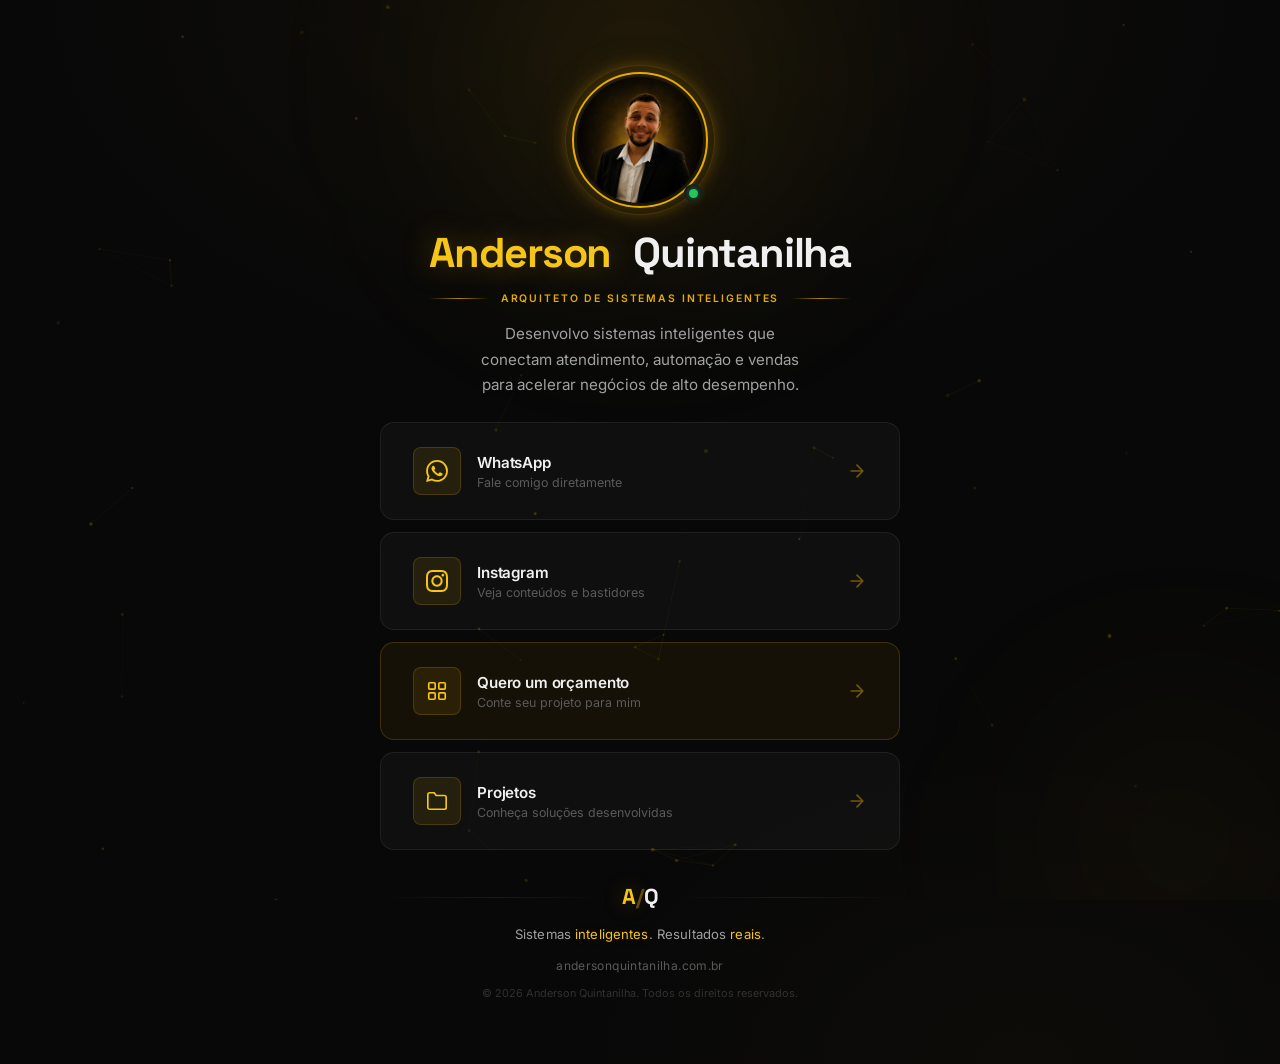
<file: index.html>
<!DOCTYPE html>
<html lang="pt-BR">

<head>
  <meta charset="UTF-8" />
  <meta name="viewport" content="width=device-width, initial-scale=1.0" />
  <meta name="description"
    content="Anderson Quintanilha — Arquiteto de Sistemas Inteligentes. Desenvolvo CRMs inteligentes e Agentes de IA que automatizam e aceleram negócios de alto desempenho." />
  <meta name="keywords"
    content="CRM inteligente, agentes de IA, automação, WhatsApp IA, n8n, integrações, Anderson Quintanilha" />
  <meta name="author" content="Anderson Quintanilha" />
  <meta property="og:title" content="Anderson Quintanilha — Arquiteto de Sistemas Inteligentes" />
  <meta property="og:description"
    content="Desenvolvo sistemas inteligentes que conectam atendimento, automação e vendas para acelerar negócios." />
  <meta property="og:type" content="website" />
  <meta property="og:url" content="https://andersonquintanilha.com.br" />
  <title>Anderson Quintanilha — Arquiteto de Sistemas Inteligentes</title>
  <link rel="preconnect" href="https://fonts.googleapis.com" />
  <link rel="preconnect" href="https://fonts.gstatic.com" crossorigin />
  <link
    href="https://fonts.googleapis.com/css2?family=Inter:wght@300;400;500;600;700;800&family=Space+Grotesk:wght@400;500;600;700&display=swap"
    rel="stylesheet" />
  <link rel="stylesheet" href="style.css" />
</head>

<body>

  <!-- Canvas para partículas -->
  <canvas id="particles-canvas" aria-hidden="true"></canvas>

  <!-- Glow ambiental de fundo -->
  <div class="ambient-glow" aria-hidden="true">
    <div class="glow-orb glow-orb--top"></div>
    <div class="glow-orb glow-orb--bottom"></div>
  </div>

  <main class="page-wrapper" role="main">
    <div class="container">

      <!-- ===================== HERO ===================== -->
      <section class="hero" aria-label="Apresentação">

        <!-- Avatar -->
        <div class="avatar-wrapper" aria-hidden="true">
          <div class="avatar-ring"></div>
          <div class="avatar-ring avatar-ring--outer"></div>
          <img src="avatar.png" alt="Foto de Anderson Quintanilha" class="avatar-img" width="120" height="120" />
          <div class="avatar-status" aria-label="Disponível para projetos">
            <span class="status-dot"></span>
          </div>
        </div>

        <!-- Nome -->
        <div class="name-block">
          <h1 class="name">
            <span class="name--highlight">Anderson</span>
            <span class="name--regular">Quintanilha</span>
          </h1>
        </div>

        <!-- Título com linha decorativa -->
        <div class="title-wrapper" aria-label="Especialidade">
          <div class="title-line" aria-hidden="true"></div>
          <p class="title-text">Arquiteto de Sistemas Inteligentes</p>
          <div class="title-line" aria-hidden="true"></div>
        </div>

        <!-- Descrição -->
        <p class="hero-description">
          Desenvolvo sistemas inteligentes que conectam atendimento,
          automação e vendas para acelerar negócios de alto desempenho.
        </p>



      </section>

      <!-- ===================== CARDS DE AÇÃO ===================== -->
      <section class="links-section" aria-label="Links e ações">

        <!-- WhatsApp -->
        <a href="https://wa.me/5521987151641" class="link-card" target="_blank" rel="noopener noreferrer"
          aria-label="Abrir WhatsApp de Anderson Quintanilha" id="card-whatsapp">
          <div class="card-icon-wrapper" aria-hidden="true">
            <svg class="card-icon" viewBox="0 0 24 24" fill="currentColor" xmlns="http://www.w3.org/2000/svg"
              aria-hidden="true">
              <path
                d="M17.472 14.382c-.297-.149-1.758-.867-2.03-.967-.273-.099-.471-.148-.67.15-.197.297-.767.966-.94 1.164-.173.199-.347.223-.644.075-.297-.15-1.255-.463-2.39-1.475-.883-.788-1.48-1.761-1.653-2.059-.173-.297-.018-.458.13-.606.134-.133.298-.347.446-.52.149-.174.198-.298.298-.497.099-.198.05-.371-.025-.52-.075-.149-.669-1.612-.916-2.207-.242-.579-.487-.5-.669-.51-.173-.008-.371-.01-.57-.01-.198 0-.52.074-.792.372-.272.297-1.04 1.016-1.04 2.479 0 1.462 1.065 2.875 1.213 3.074.149.198 2.096 3.2 5.077 4.487.709.306 1.262.489 1.694.625.712.227 1.36.195 1.871.118.571-.085 1.758-.719 2.006-1.413.248-.694.248-1.289.173-1.413-.074-.124-.272-.198-.57-.347m-5.421 7.403h-.004a9.87 9.87 0 01-5.031-1.378l-.361-.214-3.741.982.998-3.648-.235-.374a9.86 9.86 0 01-1.51-5.26c.001-5.45 4.436-9.884 9.888-9.884 2.64 0 5.122 1.03 6.988 2.898a9.825 9.825 0 012.893 6.994c-.003 5.45-4.437 9.884-9.885 9.884m8.413-18.297A11.815 11.815 0 0012.05 0C5.495 0 .16 5.335.157 11.892c0 2.096.547 4.142 1.588 5.945L.057 24l6.305-1.654a11.882 11.882 0 005.683 1.448h.005c6.554 0 11.89-5.335 11.893-11.893a11.821 11.821 0 00-3.48-8.413z" />
            </svg>
          </div>
          <div class="card-content">
            <span class="card-title">WhatsApp</span>
            <span class="card-desc">Fale comigo diretamente</span>
          </div>
          <div class="card-arrow" aria-hidden="true">
            <svg viewBox="0 0 24 24" fill="none" stroke="currentColor" stroke-width="2" stroke-linecap="round"
              stroke-linejoin="round">
              <path d="M5 12h14M12 5l7 7-7 7" />
            </svg>
          </div>
        </a>

        <!-- Instagram -->
        <a href="https://instagram.com/quintanilha.and" class="link-card" target="_blank" rel="noopener noreferrer"
          aria-label="Perfil no Instagram de Anderson Quintanilha" id="card-instagram">
          <div class="card-icon-wrapper" aria-hidden="true">
            <svg class="card-icon" viewBox="0 0 24 24" fill="currentColor" xmlns="http://www.w3.org/2000/svg"
              aria-hidden="true">
              <path
                d="M12 2.163c3.204 0 3.584.012 4.85.07 3.252.148 4.771 1.691 4.919 4.919.058 1.265.069 1.645.069 4.849 0 3.205-.012 3.584-.069 4.849-.149 3.225-1.664 4.771-4.919 4.919-1.266.058-1.644.07-4.85.07-3.204 0-3.584-.012-4.849-.07-3.26-.149-4.771-1.699-4.919-4.92-.058-1.265-.07-1.644-.07-4.849 0-3.204.013-3.583.07-4.849.149-3.227 1.664-4.771 4.919-4.919 1.266-.057 1.645-.069 4.849-.069zm0-2.163c-3.259 0-3.667.014-4.947.072-4.358.2-6.78 2.618-6.98 6.98-.059 1.281-.073 1.689-.073 4.948 0 3.259.014 3.668.072 4.948.2 4.358 2.618 6.78 6.98 6.98 1.281.058 1.689.072 4.948.072 3.259 0 3.668-.014 4.948-.072 4.354-.2 6.782-2.618 6.979-6.98.059-1.28.073-1.689.073-4.948 0-3.259-.014-3.667-.072-4.947-.196-4.354-2.617-6.78-6.979-6.98-1.281-.059-1.69-.073-4.949-.073zm0 5.838c-3.403 0-6.162 2.759-6.162 6.162s2.759 6.163 6.162 6.163 6.162-2.759 6.162-6.163c0-3.403-2.759-6.162-6.162-6.162zm0 10.162c-2.209 0-4-1.79-4-4 0-2.209 1.791-4 4-4s4 1.791 4 4c0 2.21-1.791 4-4 4zm6.406-11.845c-.796 0-1.441.645-1.441 1.44s.645 1.44 1.441 1.44c.795 0 1.439-.645 1.439-1.44s-.644-1.44-1.439-1.44z" />
            </svg>
          </div>
          <div class="card-content">
            <span class="card-title">Instagram</span>
            <span class="card-desc">Veja conteúdos e bastidores</span>
          </div>
          <div class="card-arrow" aria-hidden="true">
            <svg viewBox="0 0 24 24" fill="none" stroke="currentColor" stroke-width="2" stroke-linecap="round"
              stroke-linejoin="round">
              <path d="M5 12h14M12 5l7 7-7 7" />
            </svg>
          </div>
        </a>

        <!-- Orçamento -->
        <a href="orcamento.html"
          class="link-card link-card--featured"
          aria-label="Solicitar orçamento com Anderson Quintanilha" id="card-orcamento">
          <div class="card-icon-wrapper" aria-hidden="true">
            <svg class="card-icon" viewBox="0 0 24 24" fill="none" stroke="currentColor" stroke-width="1.8"
              stroke-linecap="round" stroke-linejoin="round" aria-hidden="true">
              <rect x="3" y="3" width="7" height="7" rx="1" />
              <rect x="14" y="3" width="7" height="7" rx="1" />
              <rect x="3" y="14" width="7" height="7" rx="1" />
              <rect x="14" y="14" width="7" height="7" rx="1" />
            </svg>
          </div>
          <div class="card-content">
            <span class="card-title">Quero um orçamento</span>
            <span class="card-desc">Conte seu projeto para mim</span>
          </div>
          <div class="card-arrow" aria-hidden="true">
            <svg viewBox="0 0 24 24" fill="none" stroke="currentColor" stroke-width="2" stroke-linecap="round"
              stroke-linejoin="round">
              <path d="M5 12h14M12 5l7 7-7 7" />
            </svg>
          </div>
        </a>

        <!-- Projetos -->
        <a href="#projetos" class="link-card" aria-label="Ver projetos de Anderson Quintanilha" id="card-projetos">
          <div class="card-icon-wrapper" aria-hidden="true">
            <svg class="card-icon" viewBox="0 0 24 24" fill="none" stroke="currentColor" stroke-width="1.8"
              stroke-linecap="round" stroke-linejoin="round" aria-hidden="true">
              <path d="M22 19a2 2 0 0 1-2 2H4a2 2 0 0 1-2-2V5a2 2 0 0 1 2-2h5l2 3h9a2 2 0 0 1 2 2z" />
            </svg>
          </div>
          <div class="card-content">
            <span class="card-title">Projetos</span>
            <span class="card-desc">Conheça soluções desenvolvidas</span>
          </div>
          <div class="card-arrow" aria-hidden="true">
            <svg viewBox="0 0 24 24" fill="none" stroke="currentColor" stroke-width="2" stroke-linecap="round"
              stroke-linejoin="round">
              <path d="M5 12h14M12 5l7 7-7 7" />
            </svg>
          </div>
        </a>

      </section>

      <!-- ===================== FOOTER ===================== -->
      <footer class="site-footer" role="contentinfo">
        <div class="footer-divider" aria-hidden="true">
          <div class="divider-line"></div>
          <div class="footer-logo" aria-label="AQ — Anderson Quintanilha">
            <span class="logo-a">A</span><span class="logo-slash">/</span><span class="logo-q">Q</span>
          </div>
          <div class="divider-line"></div>
        </div>

        <p class="footer-tagline">
          Sistemas <span class="highlight">inteligentes</span>. Resultados <span class="highlight">reais</span>.
        </p>

        <p class="footer-domain">
          <a href="https://andersonquintanilha.com.br" aria-label="Site de Anderson Quintanilha">
            andersonquintanilha.com.br
          </a>
        </p>

        <p class="footer-copy">
          &copy; <span id="current-year"></span> Anderson Quintanilha. Todos os direitos reservados.
        </p>
      </footer>

    </div>
  </main>

  <script src="script.js"></script>
</body>

</html>
</file>
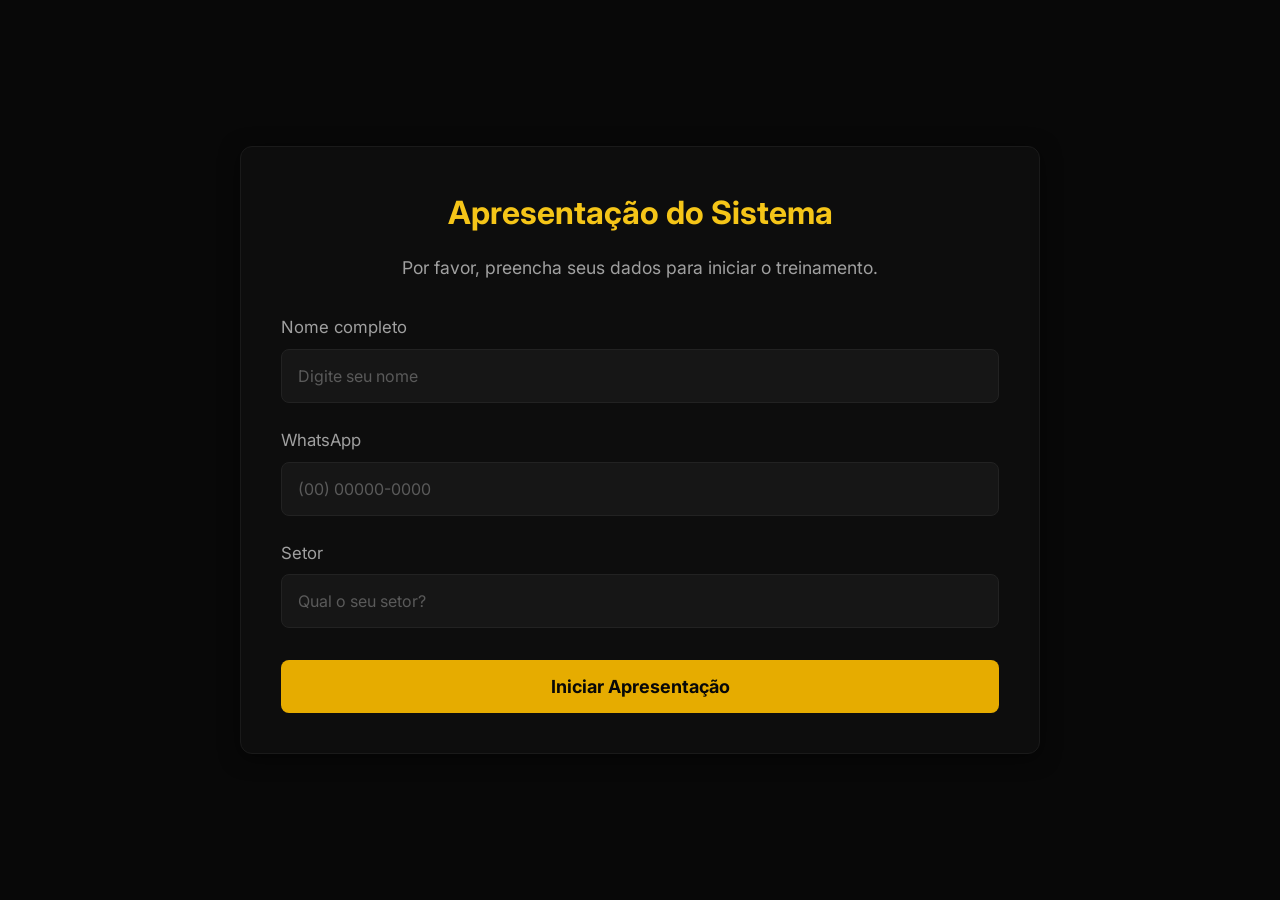
<file: apresentacao-sistema/index.html>
<!DOCTYPE html>
<html lang="pt-BR">
<head>
    <meta charset="UTF-8">
    <meta name="viewport" content="width=device-width, initial-scale=1.0">
    <title>Apresentação do Sistema</title>
    <link href="https://fonts.googleapis.com/css2?family=Inter:wght@300;400;600&display=swap" rel="stylesheet">
    <link rel="stylesheet" href="style.css">
</head>
<body>
    <div class="app-container">
        <!-- Tela de Login / Início -->
        <div id="step-form" class="step active glass-panel">
            <h1>Apresentação do Sistema</h1>
            <p>Por favor, preencha seus dados para iniciar o treinamento.</p>
            <form id="intro-form">
                <div class="input-group">
                    <label for="nome">Nome completo</label>
                    <input type="text" id="nome" required placeholder="Digite seu nome">
                </div>
                <div class="input-group">
                    <label for="whatsapp">WhatsApp</label>
                    <input type="tel" id="whatsapp" required placeholder="(00) 00000-0000">
                </div>
                <div class="input-group">
                    <label for="setor">Setor</label>
                    <input type="text" id="setor" required placeholder="Qual o seu setor?">
                </div>
                <button type="submit" class="btn-primary">Iniciar Apresentação</button>
            </form>
        </div>

        <!-- Tela de Vídeo -->
        <div id="step-video" class="step glass-panel hidden">
            <h2 id="video-title">Título do Vídeo</h2>
            <div class="video-wrapper">
                <video id="main-video" controls controlsList="nodownload"></video>
            </div>
            
            <div class="input-group">
                <label for="consideracoes">Suas considerações sobre esta etapa (opcional):</label>
                <textarea id="consideracoes" rows="3" placeholder="Digite aqui o que você achou, dúvidas ou sugestões..."></textarea>
            </div>
            
            <div class="controls-bar">
                <div class="speed-controls">
                    <span class="speed-label">Velocidade:</span>
                    <button class="btn-speed active" data-speed="1">1x</button>
                    <button class="btn-speed" data-speed="1.5">1.5x</button>
                    <button class="btn-speed" data-speed="2">2x</button>
                </div>
                <button id="btn-next" class="btn-primary">Próximo Vídeo</button>
            </div>
            
            <div class="progress-container">
                <div class="progress-bar" id="progress-bar"></div>
            </div>
        </div>
        
        <!-- Tela Final -->
        <div id="step-end" class="step glass-panel hidden">
            <h2>Apresentação Concluída!</h2>
            <p>Obrigado por assistir a todos os vídeos do sistema.</p>
        </div>
    </div>
    <script src="script.js"></script>
</body>
</html>
</file>
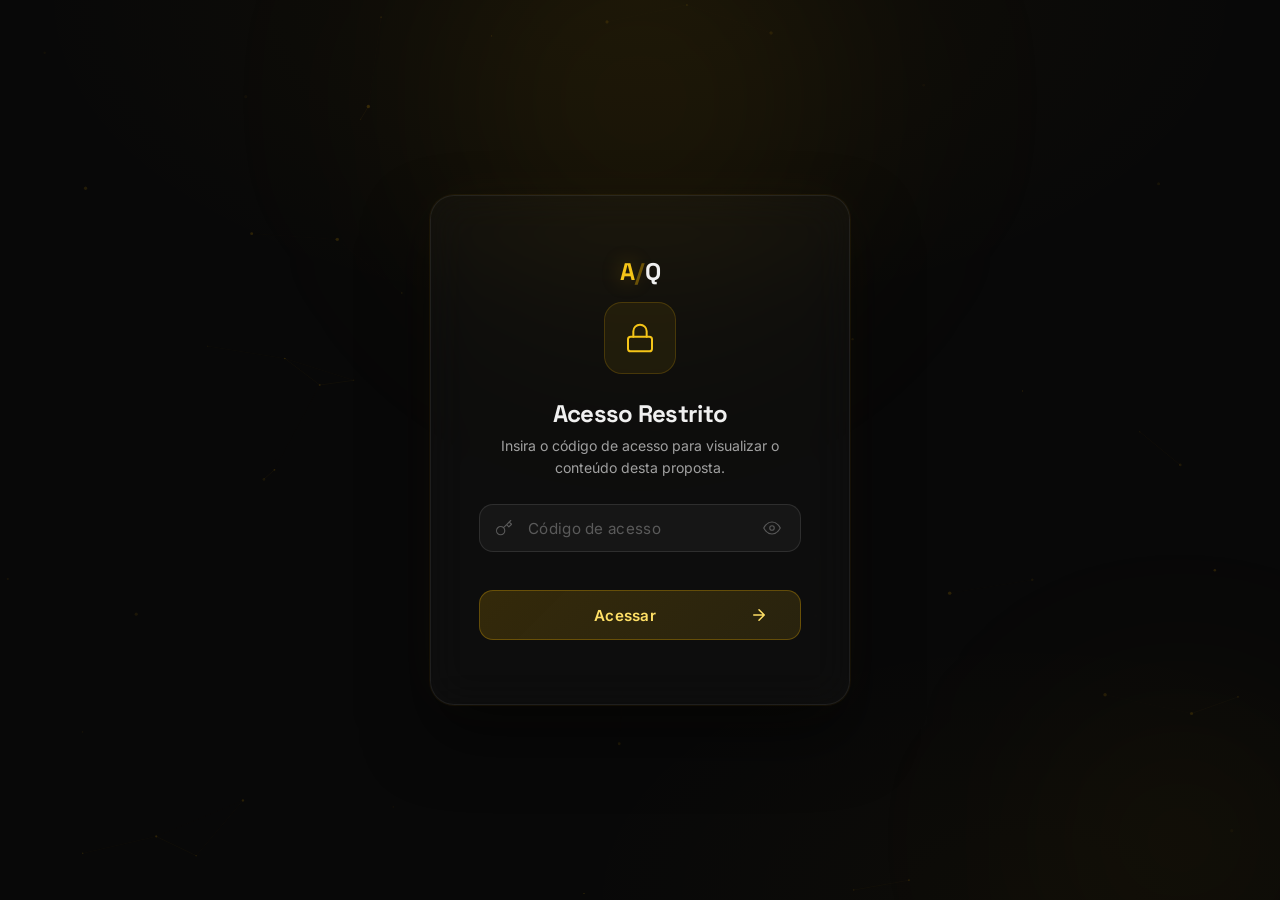
<file: consultoria-fma.html>
<!DOCTYPE html>
<html lang="pt-BR">

<head>
  <meta charset="UTF-8" />
  <meta name="viewport" content="width=device-width, initial-scale=1.0" />
  <meta name="robots" content="noindex, nofollow" />
  <title>Proposta de Projeto — Anderson Quintanilha</title>
  <link rel="preconnect" href="https://fonts.googleapis.com" />
  <link rel="preconnect" href="https://fonts.gstatic.com" crossorigin />
  <link
    href="https://fonts.googleapis.com/css2?family=Inter:wght@300;400;500;600;700;800&family=Space+Grotesk:wght@400;500;600;700&display=swap"
    rel="stylesheet" />
  <link rel="stylesheet" href="consultoria-fma.css" />
</head>

<body>

  <!-- Canvas partículas -->
  <canvas id="particles-canvas" aria-hidden="true"></canvas>

  <!-- Glow ambiental -->
  <div class="ambient-glow" aria-hidden="true">
    <div class="glow-orb glow-orb--top"></div>
    <div class="glow-orb glow-orb--bottom"></div>
  </div>

  <!-- ===================== TELA DE SENHA ===================== -->
  <div class="lock-screen" id="lock-screen" role="main" aria-label="Acesso protegido">
    <div class="lock-card">

      <div class="lock-logo" aria-label="AQ — Anderson Quintanilha">
        <span class="logo-a">A</span><span class="logo-slash">/</span><span class="logo-q">Q</span>
      </div>

      <div class="lock-icon-wrapper" aria-hidden="true">
        <svg class="lock-icon" viewBox="0 0 24 24" fill="none" stroke="currentColor" stroke-width="1.5"
          stroke-linecap="round" stroke-linejoin="round">
          <rect x="3" y="11" width="18" height="11" rx="2" ry="2" />
          <path d="M7 11V7a5 5 0 0 1 10 0v4" />
        </svg>
      </div>

      <div class="lock-text">
        <h1 class="lock-title">Acesso Restrito</h1>
        <p class="lock-subtitle">Insira o código de acesso para visualizar o conteúdo desta proposta.</p>
      </div>

      <form class="lock-form" id="lock-form" autocomplete="off" aria-label="Formulário de acesso">
        <div class="input-wrapper" id="input-wrapper">
          <svg class="input-icon" viewBox="0 0 24 24" fill="none" stroke="currentColor" stroke-width="1.5"
            stroke-linecap="round" stroke-linejoin="round" aria-hidden="true">
            <path d="M21 2l-2 2m-7.61 7.61a5.5 5.5 0 1 1-7.778 7.778 5.5 5.5 0 0 1 7.777-7.777zm0 0L15.5 7.5m0 0l3 3L22 7l-3-3m-3.5 3.5L19 4" />
          </svg>
          <input
            type="password"
            id="password-input"
            class="lock-input"
            placeholder="Código de acesso"
            aria-label="Campo de código de acesso"
            autocomplete="new-password"
            spellcheck="false"
          />
          <button type="button" class="toggle-visibility" id="toggle-visibility" aria-label="Mostrar ou ocultar senha">
            <svg id="eye-icon" viewBox="0 0 24 24" fill="none" stroke="currentColor" stroke-width="1.5"
              stroke-linecap="round" stroke-linejoin="round">
              <path d="M1 12s4-8 11-8 11 8 11 8-4 8-11 8-11-8-11-8z" />
              <circle cx="12" cy="12" r="3" />
            </svg>
          </button>
        </div>

        <p class="lock-error" id="lock-error" aria-live="polite" role="alert"></p>

        <button type="submit" class="lock-btn" id="lock-btn">
          <span class="btn-text">Acessar</span>
          <svg class="btn-arrow" viewBox="0 0 24 24" fill="none" stroke="currentColor" stroke-width="2"
            stroke-linecap="round" stroke-linejoin="round" aria-hidden="true">
            <path d="M5 12h14M12 5l7 7-7 7" />
          </svg>
        </button>
      </form>

    </div>
  </div>

  <!-- ===================== CONTEÚDO PROTEGIDO ===================== -->
  <div class="content-page" id="content-page" aria-hidden="true" style="display:none;">

    <!-- Header fixo -->
    <header class="site-header" role="banner">
      <div class="header-inner">
        <div class="header-logo" aria-label="Anderson Quintanilha">
          <span class="logo-a">A</span><span class="logo-slash">/</span><span class="logo-q">Q</span>
        </div>
        <div class="header-badge">
          <span class="badge-dot" aria-hidden="true"></span>
          Proposta de Consultoria
        </div>
      </div>
    </header>

    <main class="doc-wrapper" role="main">
      <div class="doc-container">

        <!-- ===================== INTRO ===================== -->
        <section class="doc-intro reveal-el" aria-label="Introdução">
          <div class="intro-label">Proposta Inicial</div>
          <h1 class="intro-title">Diagnóstico e Estruturação do Projeto</h1>
          <div class="intro-divider" aria-hidden="true"></div>
          <p class="intro-text">
            Minha proposta inicial é atuar em uma fase de diagnóstico e estruturação do projeto. Antes de propor mudanças ou direcionamentos, pretendo entender o estado atual do CRM, analisar a documentação existente, entrevistar usuários-chave da operação e identificar os principais gaps entre a necessidade da empresa e o que está sendo desenvolvido. A partir disso, construirei um plano de priorização e uma rotina de acompanhamento para acelerar a evolução do projeto.
          </p>

          <div class="diagnostic-card reveal-el">
            <div class="diagnostic-header">
              <div class="diag-icon-wrap" aria-hidden="true">
                <svg viewBox="0 0 24 24" fill="none" stroke="currentColor" stroke-width="1.5" stroke-linecap="round" stroke-linejoin="round">
                  <circle cx="11" cy="11" r="8" /><path d="m21 21-4.35-4.35" /><path d="M11 8v6M8 11h6" />
                </svg>
              </div>
              <h2 class="diagnostic-title">Diagnóstico Inicial</h2>
            </div>
            <ul class="diagnostic-list" role="list">
              <li class="diag-item">
                <span class="diag-bullet" aria-hidden="true"></span>
                Onde o projeto realmente está
              </li>
              <li class="diag-item">
                <span class="diag-bullet" aria-hidden="true"></span>
                O que já foi decidido
              </li>
              <li class="diag-item">
                <span class="diag-bullet" aria-hidden="true"></span>
                O que já foi desenvolvido
              </li>
              <li class="diag-item">
                <span class="diag-bullet" aria-hidden="true"></span>
                O que a operação precisa
              </li>
              <li class="diag-item">
                <span class="diag-bullet" aria-hidden="true"></span>
                Onde estão os gargalos
              </li>
            </ul>
          </div>
        </section>

        <!-- ===================== FASES ===================== -->
        <section class="phases-section" aria-label="Fases do projeto">
          <div class="section-label reveal-el">Fases Iniciais do Projeto</div>

          <!-- FASE 1 -->
          <article class="phase-card reveal-el" id="fase-1" aria-labelledby="fase1-title">
            <div class="phase-header">
              <div class="phase-number" aria-hidden="true">01</div>
              <div class="phase-info">
                <h2 class="phase-title" id="fase1-title">Imersão e Diagnóstico</h2>
                <p class="phase-desc">
                  O objetivo desta fase é compreender o cenário atual do projeto, identificando seu estágio de desenvolvimento, desafios, expectativas e necessidades das áreas envolvidas. Para isso, serão analisados os materiais existentes, realizadas entrevistas com os principais stakeholders e avaliado o sistema já desenvolvido.
                </p>
                <p class="phase-desc">
                  Ao final, será entregue um diagnóstico consolidado com os principais pontos de atenção, oportunidades de melhoria e recomendações iniciais, criando uma base sólida para direcionar as próximas etapas e acelerar a evolução do projeto com maior clareza e alinhamento entre negócio e desenvolvimento.
                </p>
              </div>
            </div>

            <div class="phase-body">

              <div class="phase-objective">
                <h3 class="obj-title">
                  <svg viewBox="0 0 24 24" fill="none" stroke="currentColor" stroke-width="1.5" stroke-linecap="round" stroke-linejoin="round" aria-hidden="true">
                    <circle cx="12" cy="12" r="10"/><path d="M12 8v4l3 3"/>
                  </svg>
                  Objetivo da primeira fase
                </h3>
                <p class="obj-subtitle">Ao final da primeira semana devemos conseguir entender:</p>
                <ol class="obj-list" role="list">
                  <li>Onde o projeto realmente está?</li>
                  <li>O que já foi construído?</li>
                  <li>O que ainda falta?</li>
                  <li>Quais são os principais gargalos?</li>
                  <li>Quais são as expectativas dos stakeholders?</li>
                  <li>Qual é a percepção de cada grupo?</li>
                  <li>Existe alinhamento entre as partes?</li>
                </ol>
              </div>

              <div class="deliverable-badge">
                <svg viewBox="0 0 24 24" fill="none" stroke="currentColor" stroke-width="1.5" stroke-linecap="round" stroke-linejoin="round" aria-hidden="true">
                  <path d="M14 2H6a2 2 0 0 0-2 2v16a2 2 0 0 0 2 2h12a2 2 0 0 0 2-2V8z"/><polyline points="14 2 14 8 20 8"/><line x1="16" y1="13" x2="8" y2="13"/><line x1="16" y1="17" x2="8" y2="17"/><polyline points="10 9 9 9 8 9"/>
                </svg>
                <span><strong>Entregável:</strong> Relatório de diagnóstico inicial</span>
              </div>

              <div class="activities-group">
                <h3 class="activities-title">Atividades</h3>

                <div class="activity-item">
                  <div class="activity-header">
                    <div class="activity-dot" aria-hidden="true"></div>
                    <h4 class="activity-name">Reunião de Kickoff com principais stakeholders</h4>
                  </div>
                  <div class="activity-body">
                    <p class="activity-request">Solicitar:</p>
                    <p class="activity-text">Agendamento de Call individual de 30~45m com: <span class="highlight-name">Leonardo Esteves</span>, <span class="highlight-name">Leonardo Martins</span>, <span class="highlight-name">Nícholas Araújo</span>, <span class="highlight-name">William Mattos</span>, <span class="highlight-name">Verônica Marvilla</span>, <span class="highlight-name">Juliana Oliveira</span> e <span class="highlight-name">Natalia</span>.</p>
                  </div>
                </div>

                <div class="activity-item">
                  <div class="activity-header">
                    <div class="activity-dot" aria-hidden="true"></div>
                    <h4 class="activity-name">Levantamento documental</h4>
                  </div>
                  <div class="activity-body">
                    <p class="activity-request">Solicitar:</p>
                    <ul class="activity-list" role="list">
                      <li>Requisitos</li>
                      <li>Fluxogramas</li>
                      <li>Protótipos</li>
                      <li>Cronogramas</li>
                      <li>Atas</li>
                      <li>Backlog</li>
                      <li>Contrato (se possível)</li>
                    </ul>
                  </div>
                </div>

                <div class="activity-item">
                  <div class="activity-header">
                    <div class="activity-dot" aria-hidden="true"></div>
                    <h4 class="activity-name">Avaliação do sistema</h4>
                  </div>
                  <div class="activity-body">
                    <p class="activity-text">Caso exista ambiente de testes:</p>
                    <ul class="activity-list" role="list">
                      <li>Navegar pelo sistema</li>
                      <li>Testar fluxos</li>
                      <li>Identificar lacunas</li>
                      <li>Registrar observações</li>
                    </ul>
                  </div>
                </div>

              </div>
            </div>
          </article>

          <!-- FASE 2 -->
          <article class="phase-card reveal-el" id="fase-2" aria-labelledby="fase2-title">
            <div class="phase-header">
              <div class="phase-number" aria-hidden="true">02</div>
              <div class="phase-info">
                <h2 class="phase-title" id="fase2-title">Validação Operacional e Alinhamento de Necessidades</h2>
                <p class="phase-desc">
                  O objetivo desta fase é aprofundar o entendimento da operação e validar se o CRM está sendo desenvolvido de acordo com as necessidades reais do negócio. Para isso, serão realizadas entrevistas com usuários-chave, análise dos processos operacionais e identificação de gargalos, oportunidades e necessidades ainda não contempladas pelo sistema.
                </p>
                <p class="phase-desc">
                  Ao final, será entregue um mapeamento dos processos críticos da operação, uma consolidação das necessidades identificadas e uma priorização inicial das demandas, criando uma base estruturada para direcionar os próximos ciclos de desenvolvimento com maior aderência à realidade da assistência 24 horas.
                </p>
              </div>
            </div>

            <div class="phase-body">

              <div class="phase-objective">
                <h3 class="obj-title">
                  <svg viewBox="0 0 24 24" fill="none" stroke="currentColor" stroke-width="1.5" stroke-linecap="round" stroke-linejoin="round" aria-hidden="true">
                    <circle cx="12" cy="12" r="10"/><path d="M12 8v4l3 3"/>
                  </svg>
                  Objetivo da segunda fase
                </h3>
                <p class="obj-subtitle">Ao final desta etapa devemos conseguir entender:</p>
                <ol class="obj-list" role="list">
                  <li>Como os processos funcionam atualmente na prática?</li>
                  <li>Quais são os principais gargalos operacionais?</li>
                  <li>Onde existem retrabalhos, controles paralelos ou perda de informações?</li>
                  <li>Quais necessidades já estão contempladas pelo CRM?</li>
                  <li>Quais necessidades ainda não foram atendidas?</li>
                  <li>Existem divergências entre a operação e o que está sendo desenvolvido?</li>
                  <li>Quais funcionalidades são críticas para a operação?</li>
                  <li>Quais demandas devem ser priorizadas nas próximas entregas?</li>
                </ol>
              </div>

              <div class="deliverable-badge">
                <svg viewBox="0 0 24 24" fill="none" stroke="currentColor" stroke-width="1.5" stroke-linecap="round" stroke-linejoin="round" aria-hidden="true">
                  <path d="M14 2H6a2 2 0 0 0-2 2v16a2 2 0 0 0 2 2h12a2 2 0 0 0 2-2V8z"/><polyline points="14 2 14 8 20 8"/><line x1="16" y1="13" x2="8" y2="13"/><line x1="16" y1="17" x2="8" y2="17"/><polyline points="10 9 9 9 8 9"/>
                </svg>
                <span><strong>Entregável:</strong> Relatório de Mapeamento Operacional e Levantamento de Necessidades</span>
              </div>

              <div class="activities-group">
                <h3 class="activities-title">Atividades</h3>

                <div class="activity-item">
                  <div class="activity-header">
                    <div class="activity-dot" aria-hidden="true"></div>
                    <h4 class="activity-name">Entrevistas com usuários-chave</h4>
                  </div>
                  <div class="activity-body">
                    <p class="activity-text">Realizar entrevistas com colaboradores das áreas operacionais para compreender os fluxos atuais, identificar dificuldades do dia a dia e levantar oportunidades de melhoria.</p>
                    <p class="activity-request">Áreas sugeridas:</p>
                    <ul class="activity-list" role="list">
                      <li>Atendimento 24h (atendimento, valores, qualidade, backoffice e supervisão)</li>
                      <li>Documentação</li>
                      <li>Financeiro</li>
                    </ul>
                  </div>
                </div>

                <div class="activity-item">
                  <div class="activity-header">
                    <div class="activity-dot" aria-hidden="true"></div>
                    <h4 class="activity-name">Mapeamento dos processos</h4>
                  </div>
                  <div class="activity-body">
                    <p class="activity-text">Documentar os fluxos operacionais mais relevantes para o funcionamento da assistência.</p>
                    <p class="activity-request">Exemplos:</p>
                    <ul class="activity-list" role="list">
                      <li>Abertura e acompanhamento de atendimentos</li>
                      <li>Acionamento de prestadores</li>
                      <li>Controle de documentos</li>
                      <li>Gestão de pendências</li>
                      <li>Processos administrativos e financeiros relacionados ao atendimento</li>
                    </ul>
                  </div>
                </div>

                <div class="activity-item">
                  <div class="activity-header">
                    <div class="activity-dot" aria-hidden="true"></div>
                    <h4 class="activity-name">Identificação de gargalos operacionais</h4>
                  </div>
                  <div class="activity-body">
                    <p class="activity-text">Mapear pontos de ineficiência e riscos existentes nos processos atuais.</p>
                    <p class="activity-request">Identificar:</p>
                    <ul class="activity-list" role="list">
                      <li>Retrabalhos</li>
                      <li>Controles em planilhas</li>
                      <li>Dependência de WhatsApp</li>
                      <li>Processos manuais</li>
                      <li>Falta de rastreabilidade</li>
                      <li>Perda de informações</li>
                      <li>Falhas de comunicação entre áreas</li>
                    </ul>
                  </div>
                </div>

                <div class="activity-item">
                  <div class="activity-header">
                    <div class="activity-dot" aria-hidden="true"></div>
                    <h4 class="activity-name">Validação do CRM frente à operação</h4>
                  </div>
                  <div class="activity-body">
                    <p class="activity-text">Comparar os processos mapeados com as funcionalidades já existentes no sistema.</p>
                    <p class="activity-request">Identificar:</p>
                    <ul class="activity-list" role="list">
                      <li>Funcionalidades aderentes</li>
                      <li>Funcionalidades incompletas</li>
                      <li>Necessidades não contempladas</li>
                      <li>Oportunidades de melhoria</li>
                    </ul>
                  </div>
                </div>

                <div class="activity-item">
                  <div class="activity-header">
                    <div class="activity-dot" aria-hidden="true"></div>
                    <h4 class="activity-name">Priorização inicial das demandas</h4>
                  </div>
                  <div class="activity-body">
                    <p class="activity-text">Classificar as necessidades identificadas conforme seu impacto operacional.</p>
                    <div class="priority-tags" role="list" aria-label="Categorias de prioridade">
                      <span class="priority-tag priority-tag--critical" role="listitem">🔴 Crítico — necessário para operação</span>
                      <span class="priority-tag priority-tag--important" role="listitem">🟡 Importante — ganho de produtividade e controle</span>
                      <span class="priority-tag priority-tag--evolve" role="listitem">🟢 Evolutivo — melhorias futuras</span>
                    </div>
                  </div>
                </div>

              </div>
            </div>
          </article>

          <!-- FASE 3 -->
          <article class="phase-card reveal-el" id="fase-3" aria-labelledby="fase3-title">
            <div class="phase-header">
              <div class="phase-number" aria-hidden="true">03</div>
              <div class="phase-info">
                <h2 class="phase-title" id="fase3-title">Consolidação, Priorização e Planejamento</h2>
                <p class="phase-desc">
                  O objetivo desta fase é consolidar os aprendizados obtidos nas etapas anteriores, transformando as necessidades identificadas em um plano estruturado para continuidade do projeto. A partir da análise dos processos, gargalos e requisitos levantados, serão definidas prioridades, identificadas lacunas entre a operação e o sistema e estabelecidos direcionamentos para os próximos ciclos de desenvolvimento.
                </p>
                <p class="phase-desc">
                  Ao final, será entregue um plano de priorização das demandas, contendo recomendações para evolução do CRM, definição de iniciativas críticas e uma proposta de organização do backlog, proporcionando maior previsibilidade e alinhamento entre as áreas de negócio e desenvolvimento.
                </p>
              </div>
            </div>

            <div class="phase-body">

              <div class="phase-objective">
                <h3 class="obj-title">
                  <svg viewBox="0 0 24 24" fill="none" stroke="currentColor" stroke-width="1.5" stroke-linecap="round" stroke-linejoin="round" aria-hidden="true">
                    <circle cx="12" cy="12" r="10"/><path d="M12 8v4l3 3"/>
                  </svg>
                  Objetivo da terceira fase
                </h3>
                <p class="obj-subtitle">Ao final desta etapa devemos conseguir responder:</p>
                <ol class="obj-list" role="list">
                  <li>Quais demandas possuem maior impacto para a operação?</li>
                  <li>Quais funcionalidades devem ser priorizadas?</li>
                  <li>Quais necessidades já estão atendidas pelo sistema?</li>
                  <li>Quais lacunas precisam ser tratadas?</li>
                  <li>Quais entregas podem gerar valor mais rapidamente?</li>
                  <li>Como organizar as próximas etapas do desenvolvimento?</li>
                  <li>Existe alinhamento entre as prioridades da operação e do projeto?</li>
                </ol>
              </div>

              <div class="deliverable-badge">
                <svg viewBox="0 0 24 24" fill="none" stroke="currentColor" stroke-width="1.5" stroke-linecap="round" stroke-linejoin="round" aria-hidden="true">
                  <path d="M14 2H6a2 2 0 0 0-2 2v16a2 2 0 0 0 2 2h12a2 2 0 0 0 2-2V8z"/><polyline points="14 2 14 8 20 8"/><line x1="16" y1="13" x2="8" y2="13"/><line x1="16" y1="17" x2="8" y2="17"/><polyline points="10 9 9 9 8 9"/>
                </svg>
                <span><strong>Entregável:</strong> Plano de Priorização e Roadmap de Evolução do Projeto</span>
              </div>

              <div class="activities-group">
                <h3 class="activities-title">Atividades</h3>

                <div class="activity-item">
                  <div class="activity-header">
                    <div class="activity-dot" aria-hidden="true"></div>
                    <h4 class="activity-name">Consolidação dos levantamentos</h4>
                  </div>
                  <div class="activity-body">
                    <p class="activity-text">Reunir e analisar todas as informações coletadas nas fases anteriores.</p>
                    <p class="activity-request">Consolidar:</p>
                    <ul class="activity-list" role="list">
                      <li>Processos mapeados</li>
                      <li>Necessidades identificadas</li>
                      <li>Gargalos operacionais</li>
                      <li>Requisitos levantados</li>
                      <li>Pontos de melhoria</li>
                    </ul>
                  </div>
                </div>

                <div class="activity-item">
                  <div class="activity-header">
                    <div class="activity-dot" aria-hidden="true"></div>
                    <h4 class="activity-name">Análise de aderência</h4>
                  </div>
                  <div class="activity-body">
                    <p class="activity-text">Comparar as necessidades da operação com o estágio atual do CRM.</p>
                    <p class="activity-request">Identificar:</p>
                    <ul class="activity-list" role="list">
                      <li>Funcionalidades aderentes</li>
                      <li>Funcionalidades incompletas</li>
                      <li>Necessidades não atendidas</li>
                      <li>Oportunidades de evolução</li>
                    </ul>
                  </div>
                </div>

                <div class="activity-item">
                  <div class="activity-header">
                    <div class="activity-dot" aria-hidden="true"></div>
                    <h4 class="activity-name">Priorização das demandas</h4>
                  </div>
                  <div class="activity-body">
                    <p class="activity-text">Classificar as iniciativas conforme impacto para o negócio e esforço de implementação.</p>
                    <div class="priority-tags" role="list" aria-label="Categorias de prioridade">
                      <span class="priority-tag priority-tag--critical" role="listitem">🔴 Alta prioridade / Crítico</span>
                      <span class="priority-tag priority-tag--important" role="listitem">🟡 Média prioridade / Importante</span>
                      <span class="priority-tag priority-tag--evolve" role="listitem">🟢 Baixa prioridade / Evolutivo</span>
                    </div>
                  </div>
                </div>

                <div class="activity-item">
                  <div class="activity-header">
                    <div class="activity-dot" aria-hidden="true"></div>
                    <h4 class="activity-name">Estruturação do backlog</h4>
                  </div>
                  <div class="activity-body">
                    <p class="activity-text">Organizar as demandas em um backlog único e estruturado.</p>
                    <p class="activity-request">Definir:</p>
                    <ul class="activity-list" role="list">
                      <li>Descrição da necessidade</li>
                      <li>Objetivo de negócio</li>
                      <li>Prioridade</li>
                      <li>Responsável pela validação</li>
                    </ul>
                  </div>
                </div>

                <div class="activity-item">
                  <div class="activity-header">
                    <div class="activity-dot" aria-hidden="true"></div>
                    <h4 class="activity-name">Definição do roadmap inicial</h4>
                  </div>
                  <div class="activity-body">
                    <p class="activity-text">Propor uma sequência lógica para evolução do projeto.</p>
                    <p class="activity-request">Considerar:</p>
                    <ul class="activity-list" role="list">
                      <li>Dependências entre funcionalidades</li>
                      <li>Impacto operacional</li>
                      <li>Complexidade de implementação</li>
                      <li>Ganhos rápidos (quick wins)</li>
                    </ul>
                  </div>
                </div>

                <div class="activity-item">
                  <div class="activity-header">
                    <div class="activity-dot" aria-hidden="true"></div>
                    <h4 class="activity-name">Apresentação dos resultados</h4>
                  </div>
                  <div class="activity-body">
                    <p class="activity-text">Realizar reunião de alinhamento com os principais stakeholders para apresentação das conclusões, validação das prioridades e definição dos próximos passos.</p>
                  </div>
                </div>

              </div>
            </div>
          </article>

          <!-- FASE 4 -->
          <article class="phase-card reveal-el" id="fase-4" aria-labelledby="fase4-title">
            <div class="phase-header">
              <div class="phase-number" aria-hidden="true">04</div>
              <div class="phase-info">
                <h2 class="phase-title" id="fase4-title">Governança, Acompanhamento e Apoio à Execução</h2>
                <p class="phase-desc">
                  O objetivo desta fase é estabelecer uma rotina de acompanhamento do projeto, garantindo alinhamento contínuo entre FMA e ELO, apoiando a tomada de decisões e contribuindo para que as prioridades definidas sejam executadas de forma organizada e previsível.
                </p>
                <p class="phase-desc">
                  A partir dos direcionamentos definidos nas fases anteriores, será implantado um modelo de governança para acompanhamento das entregas, tratamento de impedimentos, validação das funcionalidades desenvolvidas e gestão das decisões necessárias para evolução do sistema.
                </p>
                <p class="phase-desc">
                  Ao final, o projeto deverá possuir uma estrutura de acompanhamento clara, com responsabilidades definidas, prioridades alinhadas e um processo contínuo de evolução e validação das entregas.
                </p>
              </div>
            </div>

            <div class="phase-body">

              <div class="phase-objective">
                <h3 class="obj-title">
                  <svg viewBox="0 0 24 24" fill="none" stroke="currentColor" stroke-width="1.5" stroke-linecap="round" stroke-linejoin="round" aria-hidden="true">
                    <circle cx="12" cy="12" r="10"/><path d="M12 8v4l3 3"/>
                  </svg>
                  Objetivo da quarta fase
                </h3>
                <p class="obj-subtitle">Ao final desta etapa devemos conseguir responder:</p>
                <ol class="obj-list" role="list">
                  <li>As prioridades definidas estão sendo executadas?</li>
                  <li>Os impedimentos estão sendo identificados e tratados rapidamente?</li>
                  <li>As entregas estão atendendo às necessidades da operação?</li>
                  <li>Existe alinhamento entre FMA e Elo sobre os próximos passos?</li>
                  <li>As decisões necessárias estão sendo tomadas no momento adequado?</li>
                  <li>O backlog está sendo mantido atualizado?</li>
                  <li>O projeto possui previsibilidade sobre as próximas entregas?</li>
                </ol>
              </div>

              <div class="deliverables-grid">
                <h3 class="deliverables-title">Entregáveis</h3>
                <div class="deliverables-list" role="list">
                  <div class="deliverable-item" role="listitem">
                    <svg viewBox="0 0 24 24" fill="none" stroke="currentColor" stroke-width="1.5" stroke-linecap="round" stroke-linejoin="round" aria-hidden="true"><path d="M14 2H6a2 2 0 0 0-2 2v16a2 2 0 0 0 2 2h12a2 2 0 0 0 2-2V8z"/><polyline points="14 2 14 8 20 8"/></svg>
                    Modelo de Governança do Projeto
                  </div>
                  <div class="deliverable-item" role="listitem">
                    <svg viewBox="0 0 24 24" fill="none" stroke="currentColor" stroke-width="1.5" stroke-linecap="round" stroke-linejoin="round" aria-hidden="true"><path d="M14 2H6a2 2 0 0 0-2 2v16a2 2 0 0 0 2 2h12a2 2 0 0 0 2-2V8z"/><polyline points="14 2 14 8 20 8"/></svg>
                    Rotina de acompanhamento das entregas
                  </div>
                  <div class="deliverable-item" role="listitem">
                    <svg viewBox="0 0 24 24" fill="none" stroke="currentColor" stroke-width="1.5" stroke-linecap="round" stroke-linejoin="round" aria-hidden="true"><path d="M14 2H6a2 2 0 0 0-2 2v16a2 2 0 0 0 2 2h12a2 2 0 0 0 2-2V8z"/><polyline points="14 2 14 8 20 8"/></svg>
                    Registro de decisões do projeto
                  </div>
                  <div class="deliverable-item" role="listitem">
                    <svg viewBox="0 0 24 24" fill="none" stroke="currentColor" stroke-width="1.5" stroke-linecap="round" stroke-linejoin="round" aria-hidden="true"><path d="M14 2H6a2 2 0 0 0-2 2v16a2 2 0 0 0 2 2h12a2 2 0 0 0 2-2V8z"/><polyline points="14 2 14 8 20 8"/></svg>
                    Lista de decisões pendentes
                  </div>
                  <div class="deliverable-item" role="listitem">
                    <svg viewBox="0 0 24 24" fill="none" stroke="currentColor" stroke-width="1.5" stroke-linecap="round" stroke-linejoin="round" aria-hidden="true"><path d="M14 2H6a2 2 0 0 0-2 2v16a2 2 0 0 0 2 2h12a2 2 0 0 0 2-2V8z"/><polyline points="14 2 14 8 20 8"/></svg>
                    Relatórios periódicos de acompanhamento
                  </div>
                  <div class="deliverable-item" role="listitem">
                    <svg viewBox="0 0 24 24" fill="none" stroke="currentColor" stroke-width="1.5" stroke-linecap="round" stroke-linejoin="round" aria-hidden="true"><path d="M14 2H6a2 2 0 0 0-2 2v16a2 2 0 0 0 2 2h12a2 2 0 0 0 2-2V8z"/><polyline points="14 2 14 8 20 8"/></svg>
                    Processo de validação e homologação das entregas
                  </div>
                </div>
              </div>

              <div class="activities-group">
                <h3 class="activities-title">Atividades</h3>

                <div class="activity-item">
                  <div class="activity-header">
                    <div class="activity-dot" aria-hidden="true"></div>
                    <h4 class="activity-name">Implantação da rotina de acompanhamento</h4>
                  </div>
                  <div class="activity-body">
                    <p class="activity-text">Definir uma cadência de reuniões periódicas entre os envolvidos.</p>
                    <p class="activity-request">Sugestão:</p>
                    <ul class="activity-list" role="list">
                      <li>Reunião semanal de acompanhamento</li>
                      <li>Reunião mensal executiva</li>
                      <li>Reuniões extraordinárias para temas críticos</li>
                    </ul>
                    <p class="activity-request" style="margin-top: 0.75rem;">Objetivo:</p>
                    <ul class="activity-list" role="list">
                      <li>Acompanhar andamento das entregas</li>
                      <li>Identificar impedimentos</li>
                      <li>Revisar prioridades</li>
                      <li>Validar próximos passos</li>
                    </ul>
                  </div>
                </div>

                <div class="activity-item">
                  <div class="activity-header">
                    <div class="activity-dot" aria-hidden="true"></div>
                    <h4 class="activity-name">Gestão do backlog</h4>
                  </div>
                  <div class="activity-body">
                    <p class="activity-text">Acompanhar continuamente as demandas identificadas.</p>
                    <p class="activity-request">Garantir:</p>
                    <ul class="activity-list" role="list">
                      <li>Priorização atualizada</li>
                      <li>Inclusão de novas necessidades</li>
                      <li>Registro de mudanças de escopo</li>
                      <li>Controle das demandas em andamento</li>
                    </ul>
                  </div>
                </div>

                <div class="activity-item">
                  <div class="activity-header">
                    <div class="activity-dot" aria-hidden="true"></div>
                    <h4 class="activity-name">Gestão de impedimentos</h4>
                  </div>
                  <div class="activity-body">
                    <p class="activity-text">Identificar e acompanhar bloqueios que possam impactar o andamento do projeto.</p>
                    <p class="activity-request">Exemplos:</p>
                    <ul class="activity-list" role="list">
                      <li>Falta de definição de regras de negócio</li>
                      <li>Dependências entre áreas</li>
                      <li>Necessidade de validações</li>
                      <li>Dificuldades técnicas</li>
                    </ul>
                  </div>
                </div>

                <div class="activity-item">
                  <div class="activity-header">
                    <div class="activity-dot" aria-hidden="true"></div>
                    <h4 class="activity-name">Gestão de decisões</h4>
                  </div>
                  <div class="activity-body">
                    <p class="activity-text">Registrar decisões relevantes tomadas durante o projeto.</p>
                    <p class="activity-request">Documentar:</p>
                    <ul class="activity-list" role="list">
                      <li>Decisão</li>
                      <li>Contexto</li>
                      <li>Responsável</li>
                      <li>Data</li>
                      <li>Impactos</li>
                    </ul>
                    <p class="activity-text" style="margin-top: 0.75rem;">Manter também uma lista atualizada de decisões pendentes que estejam bloqueando ou impactando o desenvolvimento.</p>
                  </div>
                </div>

                <div class="activity-item">
                  <div class="activity-header">
                    <div class="activity-dot" aria-hidden="true"></div>
                    <h4 class="activity-name">Validação das entregas</h4>
                  </div>
                  <div class="activity-body">
                    <p class="activity-text">Participar da homologação das funcionalidades desenvolvidas.</p>
                    <p class="activity-request">Avaliar:</p>
                    <ul class="activity-list" role="list">
                      <li>Aderência aos requisitos</li>
                      <li>Aderência à operação</li>
                      <li>Impactos nos processos</li>
                      <li>Necessidade de ajustes</li>
                    </ul>
                  </div>
                </div>

                <div class="activity-item">
                  <div class="activity-header">
                    <div class="activity-dot" aria-hidden="true"></div>
                    <h4 class="activity-name">Comunicação entre as partes</h4>
                  </div>
                  <div class="activity-body">
                    <p class="activity-text">Atuar como facilitador entre FMA e Elo.</p>
                    <p class="activity-request">Objetivos:</p>
                    <ul class="activity-list" role="list">
                      <li>Reduzir ruídos de comunicação</li>
                      <li>Traduzir necessidades operacionais em requisitos claros</li>
                      <li>Apoiar esclarecimentos de regras de negócio</li>
                      <li>Garantir alinhamento entre expectativas e entregas</li>
                    </ul>
                  </div>
                </div>

                <div class="activity-item">
                  <div class="activity-header">
                    <div class="activity-dot" aria-hidden="true"></div>
                    <h4 class="activity-name">Relatórios de acompanhamento</h4>
                  </div>
                  <div class="activity-body">
                    <p class="activity-text">Consolidar periodicamente o status do projeto.</p>
                    <p class="activity-request">Informações sugeridas:</p>
                    <ul class="activity-list" role="list">
                      <li>Demandas concluídas</li>
                      <li>Demandas em andamento</li>
                      <li>Demandas pendentes</li>
                      <li>Riscos identificados</li>
                      <li>Impedimentos</li>
                      <li>Decisões pendentes</li>
                      <li>Próximos passos</li>
                    </ul>
                  </div>
                </div>

              </div>
            </div>
          </article>

        </section>

      </div>
    </main>

    <!-- Footer -->
    <footer class="doc-footer" role="contentinfo">
      <div class="footer-inner">
        <div class="footer-divider-line" aria-hidden="true"></div>
        <div class="footer-content">
          <div class="footer-logo-wrap">
            <span class="logo-a">A</span><span class="logo-slash">/</span><span class="logo-q">Q</span>
          </div>
          <p class="footer-tagline">
            Sistemas <span class="highlight">inteligentes</span>. Resultados <span class="highlight">reais</span>.
          </p>
          <p class="footer-copy">
            &copy; <span id="current-year-doc"></span> Anderson Quintanilha. Todos os direitos reservados.
          </p>
        </div>
      </div>
    </footer>

  </div><!-- /content-page -->

  <script src="consultoria-fma.js"></script>
</body>

</html>
</file>
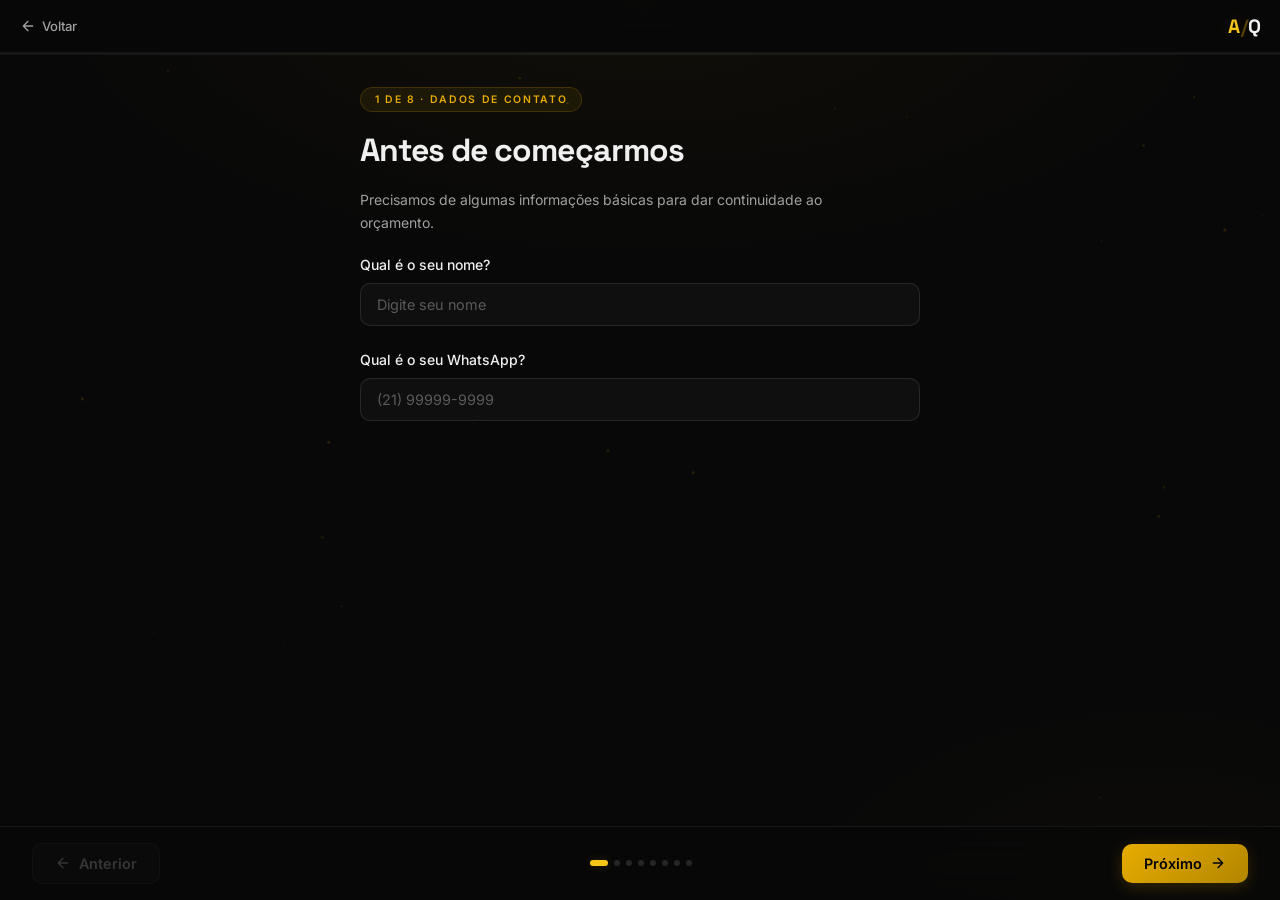
<file: orcamento.html>
<!DOCTYPE html>
<html lang="pt-BR">
<head>
  <meta charset="UTF-8" />
  <meta name="viewport" content="width=device-width, initial-scale=1.0" />
  <meta name="description" content="Questionário de orçamento para Agente de IA — Anderson Quintanilha" />
  <title>Orçamento — Anderson Quintanilha</title>
  <link rel="preconnect" href="https://fonts.googleapis.com" />
  <link rel="preconnect" href="https://fonts.gstatic.com" crossorigin />
  <link href="https://fonts.googleapis.com/css2?family=Inter:wght@300;400;500;600;700&family=Space+Grotesk:wght@500;600;700&display=swap" rel="stylesheet" />
  <link rel="stylesheet" href="orcamento.css" />
</head>
<body>

  <canvas id="particles-canvas" aria-hidden="true"></canvas>

  <header class="top-bar" role="banner">
    <a href="index.html" class="back-btn" aria-label="Voltar para a página inicial">
      <svg viewBox="0 0 24 24" fill="none" stroke="currentColor" stroke-width="2" stroke-linecap="round" stroke-linejoin="round"><path d="M19 12H5M12 5l-7 7 7 7"/></svg>
      Voltar
    </a>
    <div class="top-logo" aria-label="Anderson Quintanilha">
      <span class="logo-a">A</span><span class="logo-slash">/</span><span class="logo-q">Q</span>
    </div>
  </header>

  <div class="progress-track" role="progressbar" aria-label="Progresso do questionário" aria-valuemin="0" aria-valuemax="100" aria-valuenow="0">
    <div class="progress-fill" id="progress-fill"></div>
  </div>

  <main class="quiz-wrapper" role="main">

    <!-- SEÇÃO 1 — Dados de contato -->
    <section class="quiz-section active" data-section="0" aria-labelledby="s0-title">
      <div class="section-inner">
        <span class="section-badge">1 de 8 · Dados de contato</span>
        <h1 class="section-title" id="s0-title">Antes de começarmos</h1>
        <p class="section-desc">Precisamos de algumas informações básicas para dar continuidade ao orçamento.</p>
        <div class="fields-wrap">
          <div class="field-group">
            <label class="field-label" for="q-nome">Qual é o seu nome?</label>
            <input class="field-input" type="text" id="q-nome" name="nome" placeholder="Digite seu nome" autocomplete="name" />
          </div>
          <div class="field-group">
            <label class="field-label" for="q-whatsapp">Qual é o seu WhatsApp?</label>
            <input class="field-input" type="tel" id="q-whatsapp" name="whatsapp" placeholder="(21) 99999-9999" autocomplete="tel" />
          </div>
        </div>
      </div>
    </section>

    <!-- SEÇÃO 2 — Contexto geral -->
    <section class="quiz-section" data-section="1" aria-labelledby="s1-title">
      <div class="section-inner">
        <span class="section-badge">2 de 8 · Contexto geral</span>
        <h2 class="section-title" id="s1-title">Sobre o negócio</h2>
        <p class="section-desc">Entender o contexto ajuda a dimensionar o projeto corretamente.</p>
        <div class="fields-wrap">
          <div class="field-group">
            <label class="field-label">Qual é o segmento de atuação?</label>
            <div class="chips-wrap" data-field="segmento" data-multiple="false">
              <button class="chip" type="button">E-commerce</button>
              <button class="chip" type="button">Saúde</button>
              <button class="chip" type="button">Educação</button>
              <button class="chip" type="button">Serviços B2B</button>
              <button class="chip" type="button">Imobiliário</button>
              <button class="chip" type="button">Financeiro</button>
              <button class="chip" type="button">Varejo físico</button>
              <button class="chip" type="button">Outro</button>
            </div>
          </div>
          <div class="field-group">
            <label class="field-label">Qual o porte da empresa?</label>
            <div class="chips-wrap" data-field="porte" data-multiple="false">
              <button class="chip" type="button">MEI / autônomo</button>
              <button class="chip" type="button">Pequena (até 50 func.)</button>
              <button class="chip" type="button">Média (50–500 func.)</button>
              <button class="chip" type="button">Grande (500+ func.)</button>
            </div>
          </div>
          <div class="field-group">
            <label class="field-label" for="q-contexto-extra">Alguma informação extra sobre o negócio?</label>
            <textarea class="field-textarea" id="q-contexto-extra" name="contexto_extra" placeholder="Ex.: atendemos clínicas odontológicas em todo o Brasil..." rows="3"></textarea>
          </div>
        </div>
      </div>
    </section>

    <!-- SEÇÃO 3 — Canal de atendimento -->
    <section class="quiz-section" data-section="2" aria-labelledby="s2-title">
      <div class="section-inner">
        <span class="section-badge">3 de 8 · Canal de atendimento</span>
        <h2 class="section-title" id="s2-title">Onde o agente vai atuar?</h2>
        <p class="section-desc">O canal impacta diretamente no custo e complexidade de integração.</p>
        <div class="fields-wrap">
          <div class="field-group">
            <label class="field-label">Em quais canais o agente precisa funcionar? <span class="multi-hint">(múltipla escolha)</span></label>
            <div class="chips-wrap" data-field="canais" data-multiple="true">
              <button class="chip" type="button">WhatsApp</button>
              <button class="chip" type="button">Site (chat widget)</button>
              <button class="chip" type="button">Instagram DM</button>
              <button class="chip" type="button">Telegram</button>
              <button class="chip" type="button">E-mail</button>
              <button class="chip" type="button">Ligação (voz)</button>
              <button class="chip" type="button">App próprio</button>
              <button class="chip" type="button">Outro</button>
            </div>
          </div>
          <div class="field-group">
            <label class="field-label">Volume estimado de atendimentos por mês?</label>
            <div class="chips-wrap" data-field="volume_mensal" data-multiple="false">
              <button class="chip" type="button">Até 500</button>
              <button class="chip" type="button">500–2.000</button>
              <button class="chip" type="button">2.000–10.000</button>
              <button class="chip" type="button">Acima de 10.000</button>
              <button class="chip" type="button">Não sei ainda</button>
            </div>
          </div>
          <div class="field-group">
            <label class="field-label">O agente precisa operar fora do horário comercial?</label>
            <div class="chips-wrap" data-field="horario" data-multiple="false">
              <button class="chip" type="button">Sim, 24/7</button>
              <button class="chip" type="button">Só fora do horário comercial</button>
              <button class="chip" type="button">Apenas em horário comercial</button>
              <button class="chip" type="button">Não sei</button>
            </div>
          </div>
        </div>
      </div>
    </section>

    <!-- SEÇÃO 4 — Funcionalidades -->
    <section class="quiz-section" data-section="3" aria-labelledby="s3-title">
      <div class="section-inner">
        <span class="section-badge">4 de 8 · Funcionalidades</span>
        <h2 class="section-title" id="s3-title">O que o agente precisa fazer?</h2>
        <p class="section-desc">Marque tudo que se aplica ao escopo inicial do projeto.</p>
        <div class="fields-wrap">
          <div class="field-group">
            <label class="field-label">Funcionalidades esperadas <span class="multi-hint">(múltipla escolha)</span></label>
            <div class="chips-wrap" data-field="funcoes" data-multiple="true">
              <button class="chip" type="button">Responder dúvidas frequentes (FAQ)</button>
              <button class="chip" type="button">Qualificar leads</button>
              <button class="chip" type="button">Agendar reuniões / consultas</button>
              <button class="chip" type="button">Enviar propostas ou orçamentos</button>
              <button class="chip" type="button">Acompanhar status de pedidos</button>
              <button class="chip" type="button">Escalar para humano</button>
              <button class="chip" type="button">Coletar dados do cliente</button>
              <button class="chip" type="button">Enviar documentos / links</button>
              <button class="chip" type="button">Fazer pesquisa de satisfação (NPS)</button>
            </div>
          </div>
          <div class="field-group">
            <label class="field-label">Quando o atendimento não for resolvido pelo agente, o que deve acontecer?</label>
            <div class="chips-wrap" data-field="escalada" data-multiple="false">
              <button class="chip" type="button">Transferir para humano no mesmo canal</button>
              <button class="chip" type="button">Abrir ticket no suporte</button>
              <button class="chip" type="button">Enviar e-mail para a equipe</button>
              <button class="chip" type="button">Apenas registrar e encerrar</button>
              <button class="chip" type="button">Não sei</button>
            </div>
          </div>
        </div>
      </div>
    </section>

    <!-- SEÇÃO 5 — Base de conhecimento -->
    <section class="quiz-section" data-section="4" aria-labelledby="s4-title">
      <div class="section-inner">
        <span class="section-badge">5 de 8 · Base de conhecimento</span>
        <h2 class="section-title" id="s4-title">Com o que o agente vai trabalhar?</h2>
        <p class="section-desc">A qualidade e o formato da base de conhecimento definem boa parte do esforço de implementação.</p>
        <div class="fields-wrap">
          <div class="field-group">
            <label class="field-label">Que tipo de conteúdo o agente precisa conhecer? <span class="multi-hint">(múltipla escolha)</span></label>
            <div class="chips-wrap" data-field="base" data-multiple="true">
              <button class="chip" type="button">FAQ / perguntas frequentes</button>
              <button class="chip" type="button">Catálogo de produtos / serviços</button>
              <button class="chip" type="button">Políticas e regras internas</button>
              <button class="chip" type="button">Scripts de vendas</button>
              <button class="chip" type="button">Documentos técnicos / manuais</button>
              <button class="chip" type="button">Ainda não está estruturado</button>
            </div>
          </div>
          <div class="field-group">
            <label class="field-label">Como esse conteúdo está hoje? <span class="multi-hint">(múltipla escolha)</span></label>
            <div class="chips-wrap" data-field="base_formato" data-multiple="true">
              <button class="chip" type="button">Planilha / Excel</button>
              <button class="chip" type="button">Documentos Word / PDF</button>
              <button class="chip" type="button">Site / página web</button>
              <button class="chip" type="button">Sistema interno</button>
              <button class="chip" type="button">Na cabeça das pessoas</button>
              <button class="chip" type="button">Não existe ainda</button>
            </div>
          </div>
          <div class="field-group">
            <label class="field-label">Com que frequência esse conteúdo muda?</label>
            <div class="chips-wrap" data-field="atualizacao" data-multiple="false">
              <button class="chip" type="button">Raramente</button>
              <button class="chip" type="button">Mensalmente</button>
              <button class="chip" type="button">Semanalmente</button>
              <button class="chip" type="button">Quase todo dia</button>
            </div>
          </div>
        </div>
      </div>
    </section>

    <!-- SEÇÃO 6 — Integração e CRM -->
    <section class="quiz-section" data-section="5" aria-labelledby="s5-title">
      <div class="section-inner">
        <span class="section-badge">6 de 8 · Integração e CRM</span>
        <h2 class="section-title" id="s5-title">Integrações e CRM</h2>
        <p class="section-desc">Mesmo sem decisão definida, entender o cenário atual ajuda a planejar o escopo.</p>
        <div class="section-alert" role="note">
          <svg viewBox="0 0 24 24" fill="none" stroke="currentColor" stroke-width="2" stroke-linecap="round" stroke-linejoin="round" aria-hidden="true"><circle cx="12" cy="12" r="10"/><line x1="12" y1="8" x2="12" y2="12"/><line x1="12" y1="16" x2="12.01" y2="16"/></svg>
          Esta seção trata de CRM e integrações. Responda conforme a situação atual.
        </div>
        <div class="fields-wrap">
          <div class="field-group">
            <label class="field-label">Há interesse em integrar com CRM?</label>
            <div class="chips-wrap" data-field="crm_interesse" data-multiple="false">
              <button class="chip" type="button">Sim, já tenho CRM e quero integrar</button>
              <button class="chip" type="button">Sim, mas ainda não tenho CRM</button>
              <button class="chip" type="button">Talvez no futuro</button>
              <button class="chip" type="button">Não, por enquanto</button>
            </div>
          </div>
          <div class="field-group">
            <label class="field-label" for="q-crm-qual">Se tiver CRM, qual é?</label>
            <input class="field-input" type="text" id="q-crm-qual" name="crm_qual" placeholder="Ex.: HubSpot, Salesforce, Pipedrive, RD Station, sistema próprio..." />
          </div>
          <div class="field-group">
            <label class="field-label">Outras integrações desejadas? <span class="multi-hint">(múltipla escolha)</span></label>
            <div class="chips-wrap" data-field="outras_integracoes" data-multiple="true">
              <button class="chip" type="button">Google Agenda / Cal.com</button>
              <button class="chip" type="button">E-mail marketing</button>
              <button class="chip" type="button">ERP / sistema de pedidos</button>
              <button class="chip" type="button">Plataforma de e-commerce</button>
              <button class="chip" type="button">API própria</button>
              <button class="chip" type="button">Nenhuma por enquanto</button>
            </div>
          </div>
        </div>
      </div>
    </section>

    <!-- SEÇÃO 7 — Prazo e orçamento -->
    <section class="quiz-section" data-section="6" aria-labelledby="s6-title">
      <div class="section-inner">
        <span class="section-badge">7 de 8 · Prazo e orçamento</span>
        <h2 class="section-title" id="s6-title">Expectativas de prazo e investimento</h2>
        <p class="section-desc">Informações importantes para formatar a proposta corretamente.</p>
        <div class="fields-wrap">
          <div class="field-group">
            <label class="field-label">Qual o prazo ideal para o projeto entrar no ar?</label>
            <div class="chips-wrap" data-field="prazo" data-multiple="false">
              <button class="chip" type="button">O mais rápido possível</button>
              <button class="chip" type="button">Em até 30 dias</button>
              <button class="chip" type="button">1 a 3 meses</button>
              <button class="chip" type="button">Mais de 3 meses</button>
              <button class="chip" type="button">Sem prazo definido</button>
            </div>
          </div>
          <div class="field-group">
            <label class="field-label">Há uma faixa de investimento em mente?</label>
            <div class="chips-wrap" data-field="orcamento_faixa" data-multiple="false">
              <button class="chip" type="button">Até R$ 3.000</button>
              <button class="chip" type="button">R$ 3.000–10.000</button>
              <button class="chip" type="button">R$ 10.000–30.000</button>
              <button class="chip" type="button">Acima de R$ 30.000</button>
              <button class="chip" type="button">Prefiro receber sugestão</button>
            </div>
          </div>
          <div class="field-group">
            <label class="field-label">Como prefere contratar?</label>
            <div class="chips-wrap" data-field="modelo_contratacao" data-multiple="false">
              <button class="chip" type="button">Projeto fechado (escopo fixo)</button>
              <button class="chip" type="button">Mensalidade / retainer</button>
              <button class="chip" type="button">Misto (setup + mensalidade)</button>
              <button class="chip" type="button">Não sei, quero orientação</button>
            </div>
          </div>
        </div>
      </div>
    </section>

    <!-- SEÇÃO 8 — Contexto adicional -->
    <section class="quiz-section" data-section="7" aria-labelledby="s7-title">
      <div class="section-inner">
        <span class="section-badge">8 de 8 · Contexto adicional</span>
        <h2 class="section-title" id="s7-title">Últimas perguntas</h2>
        <p class="section-desc">Detalhes que fazem diferença na hora de montar uma proposta precisa.</p>
        <div class="fields-wrap">
          <div class="field-group">
            <label class="field-label">Já tentou implementar algo parecido antes?</label>
            <div class="chips-wrap" data-field="tentativas_anteriores" data-multiple="false">
              <button class="chip" type="button">Sim, e não funcionou bem</button>
              <button class="chip" type="button">Sim, mas foi abandonado</button>
              <button class="chip" type="button">Não, é a primeira vez</button>
              <button class="chip" type="button">Estamos avaliando opções</button>
            </div>
          </div>
          <div class="field-group">
            <label class="field-label">Quem toma a decisão final de aprovação?</label>
            <div class="chips-wrap" data-field="decisor" data-multiple="false">
              <button class="chip" type="button">Eu mesmo</button>
              <button class="chip" type="button">Sócio / diretor</button>
              <button class="chip" type="button">Comitê / board</button>
              <button class="chip" type="button">Ainda não definido</button>
            </div>
          </div>
          <div class="field-group">
            <label class="field-label" for="q-obs">Algo mais que queira compartilhar?</label>
            <textarea class="field-textarea" id="q-obs" name="observacoes" placeholder="Contexto específico, restrições técnicas, expectativas especiais..." rows="4"></textarea>
          </div>
        </div>
      </div>
    </section>

    <!-- TELA DE CONCLUSÃO -->
    <section class="quiz-section quiz-done" data-section="8" aria-labelledby="done-title">

      <div class="done-state" id="state-sending" style="display:none">
        <div class="sending-spinner" aria-hidden="true">
          <svg viewBox="0 0 24 24" fill="none" stroke="currentColor" stroke-width="1.5"><circle cx="12" cy="12" r="10" stroke-opacity="0.2"/><path d="M12 2a10 10 0 0 1 10 10" stroke-linecap="round"/></svg>
        </div>
        <p class="done-sending-text">Enviando suas respostas…</p>
      </div>

      <div class="done-state section-inner done-inner" id="state-success" style="display:none">
        <div class="done-icon" aria-hidden="true">
          <svg viewBox="0 0 24 24" fill="none" stroke="currentColor" stroke-width="1.8" stroke-linecap="round" stroke-linejoin="round"><polyline points="20 6 9 17 4 12"/></svg>
        </div>
        <h2 class="section-title done-title" id="done-title">Obrigado pelo seu tempo!</h2>
        <p class="section-desc done-desc">
          Suas respostas foram recebidas com sucesso.<br/>
          Vamos analisar o seu perfil e entraremos em contato em breve com uma proposta personalizada.
        </p>
        <div class="done-tag" aria-hidden="true">🚀 Em breve você receberá nosso contato</div>
        <a href="index.html" class="btn-back-home">Voltar ao início</a>
      </div>

      <div class="done-state section-inner done-inner" id="state-error" style="display:none">
        <div class="done-icon done-icon--error" aria-hidden="true">
          <svg viewBox="0 0 24 24" fill="none" stroke="currentColor" stroke-width="1.8" stroke-linecap="round" stroke-linejoin="round"><circle cx="12" cy="12" r="10"/><line x1="12" y1="8" x2="12" y2="12"/><line x1="12" y1="16" x2="12.01" y2="16"/></svg>
        </div>
        <h2 class="section-title done-title">Algo deu errado</h2>
        <p class="section-desc">Não foi possível enviar suas respostas agora. Tente novamente ou entre em contato diretamente.</p>
        <button class="btn-retry" id="btn-retry" type="button">Tentar novamente</button>
        <a href="index.html" class="btn-back-home">Voltar ao início</a>
      </div>

    </section>

  </main>

  <nav class="quiz-nav" role="navigation" aria-label="Navegação do questionário">
    <button class="nav-btn nav-prev" id="btn-prev" type="button" aria-label="Seção anterior" disabled>
      <svg viewBox="0 0 24 24" fill="none" stroke="currentColor" stroke-width="2" stroke-linecap="round" stroke-linejoin="round" aria-hidden="true"><path d="M19 12H5M12 5l-7 7 7 7"/></svg>
      Anterior
    </button>
    <div class="step-dots" id="step-dots" aria-hidden="true"></div>
    <button class="nav-btn nav-next" id="btn-next" type="button" aria-label="Próxima seção">
      Próximo
      <svg viewBox="0 0 24 24" fill="none" stroke="currentColor" stroke-width="2" stroke-linecap="round" stroke-linejoin="round" aria-hidden="true"><path d="M5 12h14M12 5l7 7-7 7"/></svg>
    </button>
  </nav>

  <script src="orcamento.js"></script>
</body>
</html>
</file>
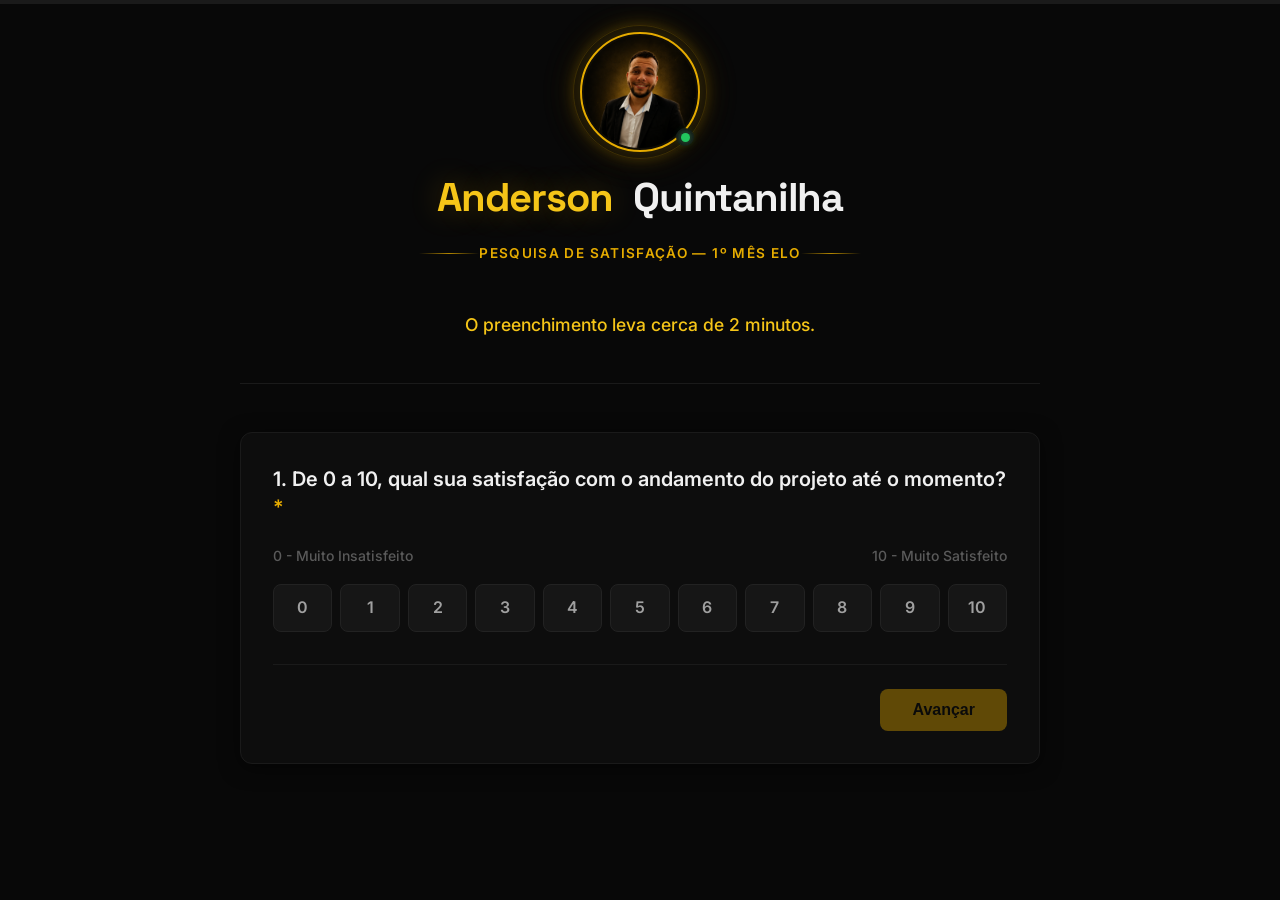
<file: pesquisa-elo.html>
<!DOCTYPE html>
<html lang="pt-BR">
<head>
    <meta charset="UTF-8">
    <meta name="viewport" content="width=device-width, initial-scale=1.0">
    <title>Pesquisa de Satisfação - Projeto ELO</title>
    <meta name="description" content="Pesquisa de satisfação do primeiro mês de trabalho no desenvolvimento do Sistema ELO.">
    
    <link rel="preconnect" href="https://fonts.googleapis.com">
    <link rel="preconnect" href="https://fonts.gstatic.com" crossorigin>
    <link href="https://fonts.googleapis.com/css2?family=Inter:wght@300;400;500;600&family=Space+Grotesk:wght@400;500;600;700&display=swap" rel="stylesheet">
    
    <link rel="stylesheet" href="pesquisa-elo.css">
</head>
<body>

    <div class="progress-container">
        <div class="progress-bar" id="progress-bar"></div>
    </div>

    <main class="survey-container">
        <header class="survey-header fade-in">
            <!-- Avatar -->
            <div class="avatar-wrapper" aria-hidden="true">
                <div class="avatar-ring"></div>
                <div class="avatar-ring avatar-ring--outer"></div>
                <img src="avatar.png" alt="Foto de Anderson Quintanilha" class="avatar-img" width="120" height="120" />
                <div class="avatar-status" aria-label="Status">
                    <span class="status-dot"></span>
                </div>
            </div>

            <!-- Nome e Título -->
            <div class="name-block">
                <h1 class="name">
                    <span class="name--highlight">Anderson</span>
                    <span class="name--regular">Quintanilha</span>
                </h1>
            </div>

            <div class="title-wrapper">
                <div class="title-line"></div>
                <h2 class="title-text">Pesquisa de Satisfação — 1º mês ELO</h2>
                <div class="title-line"></div>
            </div>

            <div class="header-desc">
                <p class="highlight-text">O preenchimento leva cerca de 2 minutos.</p>
            </div>
        </header>

        <form id="survey-form" class="survey-form">
            
            <!-- PERGUNTA 1 -->
            <section class="question-card fade-in delay-1" data-question="1">
                <h2>1. De 0 a 10, qual sua satisfação com o andamento do projeto até o momento? <span class="required">*</span></h2>
                <div class="scale-options">
                    <div class="scale-labels">
                        <span>0 - Muito Insatisfeito</span>
                        <span>10 - Muito Satisfeito</span>
                    </div>
                    <div class="radio-group-horizontal" id="q1-group">
                        <!-- Gerado via JS para 0 a 10 -->
                    </div>
                </div>

                <!-- Condicionais da P1 -->
                <div id="q1-conditional-container" class="conditional-field hidden">
                    <label id="q1-conditional-label" for="feedbackSatisfacao" class="font-display"></label>
                    <textarea id="feedbackSatisfacao" name="feedbackSatisfacao" rows="3" placeholder="Sua resposta..."></textarea>
                    <span class="error-msg hidden">Por favor, preencha este campo obrigatório.</span>
                </div>

                <div class="step-navigation">
                    <div></div> <!-- Empty div for flex space-between -->
                    <button type="button" class="btn-next">Avançar</button>
                </div>
            </section>

            <!-- PERGUNTA 2 -->
            <section class="question-card fade-in delay-2" data-question="2">
                <h2>2. Antes do início deste projeto, qual era seu nível de confiança na evolução do Sistema ELO? <span class="required">*</span></h2>
                <div class="scale-options">
                    <div class="scale-labels">
                        <span>0 - Nenhuma confiança</span>
                        <span>10 - Total confiança</span>
                    </div>
                    <div class="radio-group-horizontal" id="q2-group">
                        <!-- Gerado via JS para 0 a 10 -->
                    </div>
                </div>
                <div class="step-navigation">
                    <button type="button" class="btn-secondary btn-prev">Voltar</button>
                    <button type="button" class="btn-next">Avançar</button>
                </div>
            </section>

            <!-- PERGUNTA 3 -->
            <section class="question-card fade-in delay-3" data-question="3">
                <h2>3. E hoje, qual é esse nível de confiança? <span class="required">*</span></h2>
                <div class="scale-options">
                    <div class="scale-labels">
                        <span>0 - Nenhuma confiança</span>
                        <span>10 - Total confiança</span>
                    </div>
                    <div class="radio-group-horizontal" id="q3-group">
                        <!-- Gerado via JS para 0 a 10 -->
                    </div>
                </div>
                <div class="step-navigation">
                    <button type="button" class="btn-secondary btn-prev">Voltar</button>
                    <button type="button" class="btn-next">Avançar</button>
                </div>
            </section>

            <!-- PERGUNTA 4 -->
            <section class="question-card fade-in delay-4" data-question="4">
                <h2>4. Como você avalia a comunicação durante o projeto? <span class="required">*</span></h2>
                <div class="radio-group-vertical">
                    <label class="radio-label"><input type="radio" name="avaliacaoComunicacao" value="Excelente"> <span class="custom-radio"></span>Excelente</label>
                    <label class="radio-label"><input type="radio" name="avaliacaoComunicacao" value="Boa"> <span class="custom-radio"></span>Boa</label>
                    <label class="radio-label"><input type="radio" name="avaliacaoComunicacao" value="Regular"> <span class="custom-radio"></span>Regular</label>
                    <label class="radio-label"><input type="radio" name="avaliacaoComunicacao" value="Ruim"> <span class="custom-radio"></span>Ruim</label>
                    <label class="radio-label"><input type="radio" name="avaliacaoComunicacao" value="Muito ruim"> <span class="custom-radio"></span>Muito ruim</label>
                </div>
                <div class="step-navigation">
                    <button type="button" class="btn-secondary btn-prev">Voltar</button>
                    <button type="button" class="btn-next">Avançar</button>
                </div>
            </section>

            <!-- PERGUNTA 5 -->
            <section class="question-card fade-in delay-5" data-question="5">
                <h2>5. Como você avalia o trabalho realizado durante o projeto? <span class="required">*</span></h2>
                <div class="radio-group-vertical">
                    <label class="radio-label"><input type="radio" name="avaliacaoTrabalho" value="Excelente"> <span class="custom-radio"></span>Excelente</label>
                    <label class="radio-label"><input type="radio" name="avaliacaoTrabalho" value="Bom"> <span class="custom-radio"></span>Bom</label>
                    <label class="radio-label"><input type="radio" name="avaliacaoTrabalho" value="Regular"> <span class="custom-radio"></span>Regular</label>
                    <label class="radio-label"><input type="radio" name="avaliacaoTrabalho" value="Ruim"> <span class="custom-radio"></span>Ruim</label>
                    <label class="radio-label"><input type="radio" name="avaliacaoTrabalho" value="Muito ruim"> <span class="custom-radio"></span>Muito ruim</label>
                </div>
                <div class="step-navigation">
                    <button type="button" class="btn-secondary btn-prev">Voltar</button>
                    <button type="button" class="btn-next">Avançar</button>
                </div>
            </section>

            <!-- PERGUNTA 6 -->
            <section class="question-card fade-in delay-6" data-question="6">
                <h2>6. Caso queira deixar um comentário ou depoimento sobre sua experiência até aqui, utilize o espaço abaixo.</h2>
                <textarea id="comentario" name="comentario" rows="4" placeholder="Deixe seu comentário (opcional)..."></textarea>
                <div class="step-navigation">
                    <button type="button" class="btn-secondary btn-prev">Voltar</button>
                    <button type="button" class="btn-next">Avançar</button>
                </div>
            </section>

            <!-- PERGUNTA 7 -->
            <section class="question-card fade-in delay-7" data-question="7">
                <h2>7. Nome</h2>
                <input type="text" id="nome" name="nome" placeholder="Seu nome (opcional)">
                <div class="step-navigation">
                    <button type="button" class="btn-secondary btn-prev">Voltar</button>
                    <button type="button" class="btn-next">Avançar</button>
                </div>
            </section>

            <!-- PERGUNTA 8 -->
            <section class="question-card fade-in delay-8" data-question="8">
                <h2>8. Autoriza que sua pesquisa seja utilizada como depoimento em materiais de divulgação? <span class="required">*</span></h2>
                <div class="radio-group-vertical">
                    <label class="radio-label"><input type="radio" name="autorizacaoMarketing" value="Sim, com meu nome."> <span class="custom-radio"></span>Sim, com meu nome.</label>
                    <label class="radio-label"><input type="radio" name="autorizacaoMarketing" value="Sim, mas de forma anônima."> <span class="custom-radio"></span>Sim, mas de forma anônima.</label>
                    <label class="radio-label"><input type="radio" name="autorizacaoMarketing" value="Não autorizo."> <span class="custom-radio"></span>Não autorizo.</label>
                </div>
                <div class="step-navigation">
                    <button type="button" class="btn-secondary btn-prev">Voltar</button>
                    <div class="form-actions" style="margin-top: 0;">
                        <button type="submit" id="submit-btn" class="btn-primary" disabled>
                            <span class="btn-text">Enviar pesquisa</span>
                            <span class="loader hidden"></span>
                        </button>
                    </div>
                </div>
                <div id="form-error-msg" class="error-msg-global hidden" style="margin-top: 1rem;">Por favor, preencha o campo obrigatório.</div>
                <div id="network-error-msg" class="error-msg-global hidden" style="margin-top: 1rem;">Não foi possível enviar sua pesquisa neste momento. Tente novamente.</div>
            </section>

            <!-- Form actions moved to last step -->
        </form>

        <!-- TELA DE SUCESSO -->
        <div id="success-screen" class="success-screen hidden">
            <div class="success-icon">
                <svg viewBox="0 0 24 24" fill="none" stroke="currentColor" stroke-width="2" stroke-linecap="round" stroke-linejoin="round">
                    <path d="M22 11.08V12a10 10 0 1 1-5.93-9.14"></path>
                    <polyline points="22 4 12 14.01 9 11.01"></polyline>
                </svg>
            </div>
            <h2 class="font-display">Obrigado!</h2>
            <p>Sua opinião foi registrada com sucesso.</p>
            <p>Ela será fundamental para continuarmos evoluindo o Sistema ELO e entregarmos cada vez mais valor para todos os envolvidos.</p>
        </div>

    </main>

    <script src="pesquisa-elo.js"></script>
</body>
</html>
</file>
<file: style.css>
/* =====================================================
   ANDERSON QUINTANILHA — LANDING PAGE PREMIUM
   Design System: Dark Mode · Neon Gold · Glassmorphism
   ===================================================== */

/* ─── Reset & Base ──────────────────────────────────── */
*, *::before, *::after {
  box-sizing: border-box;
  margin: 0;
  padding: 0;
}

:root {
  --gold-100: #fffbe6;
  --gold-200: #fff3b0;
  --gold-300: #ffe066;
  --gold-400: #f5c518;
  --gold-500: #e6ac00;
  --gold-600: #b38600;

  --dark-000: #000000;
  --dark-050: #080808;
  --dark-100: #0d0d0d;
  --dark-150: #111111;
  --dark-200: #161616;
  --dark-300: #1a1a1a;
  --dark-400: #222222;
  --dark-500: #2a2a2a;
  --dark-600: #333333;

  --text-primary: #f0f0f0;
  --text-secondary: #a0a0a0;
  --text-muted: #5a5a5a;

  --glow-gold: rgba(230, 172, 0, 0.18);
  --glow-gold-strong: rgba(230, 172, 0, 0.35);
  --glow-gold-soft: rgba(230, 172, 0, 0.08);

  --space-xs: 0.375rem;
  --space-sm: 0.75rem;
  --space-md: 1rem;
  --space-lg: 1.5rem;
  --space-xl: 2rem;
  --space-2xl: 3rem;
  --space-3xl: 4rem;

  --radius-sm: 8px;
  --radius-md: 14px;
  --radius-lg: 18px;
  --radius-full: 9999px;

  --font-sans: 'Inter', system-ui, -apple-system, sans-serif;
  --font-display: 'Space Grotesk', 'Inter', sans-serif;

  --ease-smooth: cubic-bezier(0.22, 1, 0.36, 1);
  --ease-bounce: cubic-bezier(0.34, 1.56, 0.64, 1);
  --duration-fast: 180ms;
  --duration-normal: 300ms;
  --duration-slow: 500ms;
}

html {
  font-size: 16px;
  scroll-behavior: smooth;
  -webkit-font-smoothing: antialiased;
  -moz-osx-font-smoothing: grayscale;
  text-rendering: optimizeLegibility;
}

body {
  font-family: var(--font-sans);
  background-color: var(--dark-050);
  background-image:
    radial-gradient(ellipse 80% 60% at 50% 0%, rgba(230, 172, 0, 0.045) 0%, transparent 60%),
    radial-gradient(ellipse 60% 50% at 80% 100%, rgba(230, 172, 0, 0.025) 0%, transparent 60%);
  color: var(--text-primary);
  min-height: 100dvh;
  overflow-x: hidden;
  position: relative;
}

#particles-canvas {
  position: fixed;
  top: 0; left: 0;
  width: 100%; height: 100%;
  pointer-events: none;
  z-index: 0;
  opacity: 0.55;
}

.ambient-glow {
  position: fixed;
  inset: 0;
  pointer-events: none;
  z-index: 0;
  overflow: hidden;
}

.glow-orb {
  position: absolute;
  border-radius: 50%;
  filter: blur(100px);
  opacity: 0;
  animation: orb-fade-in 1.8s var(--ease-smooth) forwards;
}

.glow-orb--top {
  width: 480px; height: 480px;
  background: radial-gradient(circle, rgba(230, 172, 0, 0.12) 0%, transparent 70%);
  top: -160px; left: 50%;
  transform: translateX(-50%);
  animation-delay: 0.4s;
}

.glow-orb--bottom {
  width: 360px; height: 360px;
  background: radial-gradient(circle, rgba(230, 172, 0, 0.08) 0%, transparent 70%);
  bottom: -120px; right: -80px;
  animation-delay: 0.8s;
}

@keyframes orb-fade-in { to { opacity: 1; } }

.page-wrapper {
  position: relative;
  z-index: 1;
  min-height: 100dvh;
  display: flex;
  align-items: flex-start;
  justify-content: center;
  padding: var(--space-xl) var(--space-md);
  padding-bottom: var(--space-2xl);
  background: transparent;
}

.container {
  width: 100%;
  max-width: 480px;
  display: flex;
  flex-direction: column;
  gap: var(--space-lg);
}

.hero {
  display: flex;
  flex-direction: column;
  align-items: center;
  text-align: center;
  gap: var(--space-md);
  padding-top: var(--space-md);
}

.avatar-wrapper {
  position: relative;
  width: 120px; height: 120px;
  margin-bottom: var(--space-xs);
}

.avatar-img {
  width: 112px; height: 112px;
  border-radius: 50%;
  object-fit: cover;
  object-position: center top;
  position: absolute;
  top: 50%; left: 50%;
  transform: translate(-50%, -50%);
  z-index: 2;
  opacity: 0;
  animation: avatar-appear 0.8s var(--ease-smooth) 0.3s forwards;
}

.avatar-ring {
  position: absolute;
  inset: 0;
  border-radius: 50%;
  border: 2px solid var(--gold-500);
  box-shadow: 0 0 16px var(--glow-gold), 0 0 40px var(--glow-gold-soft), inset 0 0 16px var(--glow-gold-soft);
  animation: ring-pulse 3s ease-in-out infinite;
}

.avatar-ring--outer {
  inset: -7px;
  border-color: rgba(230, 172, 0, 0.2);
  border-width: 1px;
  animation: ring-pulse 3s ease-in-out infinite 0.5s;
}

.avatar-status {
  position: absolute;
  bottom: 6px; right: 6px;
  z-index: 3;
  width: 18px; height: 18px;
  background: var(--dark-300);
  border: 2px solid var(--dark-200);
  border-radius: 50%;
  display: flex;
  align-items: center;
  justify-content: center;
}

.status-dot {
  width: 9px; height: 9px;
  background: #22c55e;
  border-radius: 50%;
  box-shadow: 0 0 8px rgba(34, 197, 94, 0.6);
  animation: status-pulse 2s ease-in-out infinite;
}

@keyframes ring-pulse {
  0%, 100% { box-shadow: 0 0 16px var(--glow-gold), 0 0 40px var(--glow-gold-soft); }
  50% { box-shadow: 0 0 24px var(--glow-gold-strong), 0 0 60px var(--glow-gold); }
}

@keyframes avatar-appear {
  from { opacity: 0; transform: translate(-50%, -50%) scale(0.9); }
  to   { opacity: 1; transform: translate(-50%, -50%) scale(1); }
}

@keyframes status-pulse {
  0%, 100% { transform: scale(1); opacity: 1; }
  50% { transform: scale(1.25); opacity: 0.7; }
}

.name-block {
  opacity: 0;
  animation: slide-up 0.7s var(--ease-smooth) 0.5s forwards;
}

.name {
  font-family: var(--font-display);
  font-size: clamp(1.85rem, 7vw, 2.5rem);
  font-weight: 700;
  letter-spacing: -0.03em;
  line-height: 1.1;
  white-space: nowrap;
}

.name--highlight {
  color: var(--gold-400);
  text-shadow: 0 0 30px var(--glow-gold-strong);
}

.name--regular {
  color: var(--text-primary);
  margin-left: 0.3em;
}

.title-wrapper {
  display: flex;
  align-items: center;
  gap: var(--space-sm);
  width: 100%;
  justify-content: center;
  opacity: 0;
  animation: slide-up 0.7s var(--ease-smooth) 0.65s forwards;
}

.title-line {
  flex: 1;
  max-width: 60px;
  height: 1px;
  background: linear-gradient(90deg, transparent, var(--gold-600), transparent);
}

.title-text {
  font-size: 0.65rem;
  font-weight: 600;
  letter-spacing: 0.18em;
  text-transform: uppercase;
  color: var(--gold-500);
}

.hero-description {
  font-size: 0.9rem;
  line-height: 1.7;
  color: var(--text-secondary);
  max-width: 340px;
  opacity: 0;
  animation: slide-up 0.7s var(--ease-smooth) 0.78s forwards;
}

.links-section {
  display: flex;
  flex-direction: column;
  gap: var(--space-sm);
}

.link-card {
  display: flex;
  align-items: center;
  gap: var(--space-md);
  padding: var(--space-md) var(--space-lg);
  background: rgba(255, 255, 255, 0.03);
  border: 1px solid rgba(255, 255, 255, 0.07);
  border-radius: var(--radius-md);
  text-decoration: none;
  color: inherit;
  cursor: pointer;
  position: relative;
  overflow: hidden;
  transition:
    background var(--duration-normal) var(--ease-smooth),
    border-color var(--duration-normal) var(--ease-smooth),
    transform var(--duration-normal) var(--ease-smooth),
    box-shadow var(--duration-normal) var(--ease-smooth);
  opacity: 0;
  transform: translateY(20px);
}

.link-card::before {
  content: '';
  position: absolute;
  inset: 0;
  background: linear-gradient(135deg, rgba(230, 172, 0, 0.04) 0%, transparent 60%);
  opacity: 0;
  transition: opacity var(--duration-normal) var(--ease-smooth);
}

.link-card::after {
  content: '';
  position: absolute;
  left: 0; top: 0; bottom: 0;
  width: 3px;
  background: linear-gradient(180deg, var(--gold-400) 0%, var(--gold-600) 100%);
  border-radius: 0 2px 2px 0;
  opacity: 0;
  transform: scaleY(0.4);
  transition: opacity var(--duration-normal) var(--ease-smooth), transform var(--duration-normal) var(--ease-bounce);
}

.link-card:hover {
  background: rgba(255, 255, 255, 0.055);
  border-color: rgba(230, 172, 0, 0.22);
  transform: translateY(-2px);
  box-shadow: 0 8px 32px rgba(0,0,0,0.35), 0 0 0 1px rgba(230,172,0,0.1), 0 0 20px var(--glow-gold-soft);
}

.link-card:hover::before { opacity: 1; }
.link-card:hover::after { opacity: 1; transform: scaleY(1); }
.link-card:active { transform: translateY(0); }

.link-card--featured {
  background: rgba(230, 172, 0, 0.06);
  border-color: rgba(230, 172, 0, 0.2);
}

.link-card--featured:hover {
  background: rgba(230, 172, 0, 0.1);
  border-color: rgba(230, 172, 0, 0.35);
  box-shadow: 0 8px 32px rgba(0,0,0,0.35), 0 0 30px var(--glow-gold), 0 0 0 1px rgba(230,172,0,0.2);
}

.card-icon-wrapper {
  width: 48px; height: 48px;
  flex-shrink: 0;
  background: rgba(230, 172, 0, 0.1);
  border: 1px solid rgba(230, 172, 0, 0.2);
  border-radius: var(--radius-sm);
  display: flex;
  align-items: center;
  justify-content: center;
  transition: background var(--duration-normal), box-shadow var(--duration-normal), transform var(--duration-normal) var(--ease-bounce);
}

.link-card:hover .card-icon-wrapper {
  background: rgba(230, 172, 0, 0.16);
  box-shadow: 0 0 16px var(--glow-gold);
  transform: scale(1.06);
}

.card-icon {
  width: 22px; height: 22px;
  color: var(--gold-400);
  flex-shrink: 0;
}

.card-content {
  flex: 1;
  display: flex;
  flex-direction: column;
  gap: 3px;
  min-width: 0;
}

.card-title {
  font-size: 0.95rem;
  font-weight: 600;
  color: var(--text-primary);
  letter-spacing: -0.01em;
}

.card-desc {
  font-size: 0.78rem;
  color: var(--text-muted);
  white-space: nowrap;
  overflow: hidden;
  text-overflow: ellipsis;
}

.card-arrow {
  width: 20px; height: 20px;
  flex-shrink: 0;
  color: var(--gold-600);
  opacity: 0.6;
  transition: transform var(--duration-normal) var(--ease-bounce), color var(--duration-normal), opacity var(--duration-normal);
}

.card-arrow svg { width: 100%; height: 100%; }

.link-card:hover .card-arrow {
  color: var(--gold-400);
  opacity: 1;
  transform: translateX(4px);
}

.site-footer {
  display: flex;
  flex-direction: column;
  align-items: center;
  gap: var(--space-sm);
  padding-top: var(--space-sm);
  opacity: 0;
  animation: slide-up 0.7s var(--ease-smooth) 1.4s forwards;
}

.footer-divider {
  display: flex;
  align-items: center;
  gap: var(--space-md);
  width: 100%;
  margin-bottom: var(--space-xs);
}

.divider-line {
  flex: 1;
  height: 1px;
  background: linear-gradient(90deg, transparent, rgba(255,255,255,0.08), transparent);
}

.footer-logo {
  font-family: var(--font-display);
  font-size: 1.35rem;
  font-weight: 700;
  letter-spacing: -0.04em;
  line-height: 1;
  user-select: none;
}

.logo-a { color: var(--gold-400); text-shadow: 0 0 20px var(--glow-gold-strong); }
.logo-slash { color: rgba(230, 172, 0, 0.4); margin: 0 1px; }
.logo-q { color: var(--text-primary); }

.footer-tagline {
  font-size: 0.82rem;
  color: var(--text-secondary);
  text-align: center;
  letter-spacing: 0.01em;
}

.footer-tagline .highlight {
  color: var(--gold-400);
  text-shadow: 0 0 12px var(--glow-gold);
}

.footer-domain a {
  font-size: 0.75rem;
  color: var(--text-muted);
  text-decoration: none;
  letter-spacing: 0.03em;
  transition: color var(--duration-fast);
}

.footer-domain a:hover { color: var(--gold-500); }

.footer-copy {
  font-size: 0.68rem;
  color: var(--text-muted);
  opacity: 0.5;
}

@keyframes slide-up {
  from { opacity: 0; transform: translateY(18px); }
  to   { opacity: 1; transform: translateY(0); }
}

::-webkit-scrollbar { width: 6px; }
::-webkit-scrollbar-track { background: var(--dark-100); }
::-webkit-scrollbar-thumb { background: var(--dark-500); border-radius: 999px; }
::-webkit-scrollbar-thumb:hover { background: var(--gold-600); }

:focus-visible {
  outline: 2px solid var(--gold-500);
  outline-offset: 3px;
  border-radius: var(--radius-sm);
}

@media (min-width: 540px) {
  .page-wrapper { padding: var(--space-2xl) var(--space-xl); padding-bottom: var(--space-3xl); align-items: center; min-height: 100dvh; }
  .hero { padding-top: var(--space-lg); }
  .hero-description { font-size: 0.95rem; }
  .avatar-wrapper { width: 136px; height: 136px; }
  .avatar-img { width: 126px; height: 126px; }
  .name { font-size: clamp(2rem, 6vw, 2.6rem); }
  .link-card { padding: var(--space-lg) var(--space-xl); }
}

@media (min-width: 768px) {
  .container { max-width: 520px; }
  .page-wrapper { align-items: center; }
}

@media (prefers-reduced-motion: reduce) {
  *, *::before, *::after {
    animation-duration: 0.01ms !important;
    animation-iteration-count: 1 !important;
    transition-duration: 0.01ms !important;
  }
  .hero, .hero > *, .name-block, .title-wrapper, .hero-description, .badges-wrapper, .site-footer {
    opacity: 1;
    transform: none;
  }
}
</file>
<file: apresentacao-sistema/style.css>
/* =====================================================
   ESTILO DA APRESENTAÇÃO DO SISTEMA
   Herdando a identidade visual do projeto (Pesquisa Elo)
   ===================================================== */

:root {
  --gold-400: #f5c518;
  --gold-500: #e6ac00;
  --gold-600: #b38600;
  --dark-050: #080808;
  --dark-100: #0d0d0d;
  --dark-200: #161616;
  --dark-300: #1a1a1a;
  --dark-400: #222222;
  --dark-500: #2a2a2a;
  --text-primary: #f0f0f0;
  --text-secondary: #a0a0a0;
  --text-muted: #5a5a5a;
  --error-color: #ef4444;
  --success-color: #10b981;
  --glow-gold: rgba(230,172,0,0.18);
  --glow-gold-soft: rgba(230,172,0,0.08);
  --font-sans: 'Inter', system-ui, sans-serif;
  --font-display: 'Space Grotesk', 'Inter', sans-serif;
  --ease-smooth: cubic-bezier(0.22,1,0.36,1);
  --ease-bounce: cubic-bezier(0.34,1.56,0.64,1);
}

* {
    margin: 0;
    padding: 0;
    box-sizing: border-box;
}

body {
    background-color: var(--dark-050);
    color: var(--text-primary);
    font-family: var(--font-sans);
    line-height: 1.6;
    min-height: 100vh;
    display: flex;
    justify-content: center;
    align-items: center;
    padding: 20px;
}

.app-container {
    width: 100%;
    max-width: 800px;
    perspective: 1000px;
}

/* Cards (Multi-step estilo pesquisa) */
.glass-panel {
    background-color: var(--dark-100);
    border: 1px solid var(--dark-300);
    border-radius: 12px;
    padding: 2.5rem;
    box-shadow: 0 4px 20px rgba(0,0,0,0.5);
    transition: transform 0.3s var(--ease-smooth), border-color 0.3s ease;
}

.glass-panel:focus-within {
    border-color: var(--gold-500);
    transform: translateY(-2px);
    box-shadow: 0 8px 30px rgba(230,172,0,0.1);
}

.step {
    display: none;
    opacity: 0;
    transform: translateX(30px);
}

.step.active {
    display: block;
    animation: slideInRight 0.5s var(--ease-smooth) forwards;
}

@keyframes slideInRight {
    from { opacity: 0; transform: translateX(30px); }
    to { opacity: 1; transform: translateX(0); }
}

.step.hidden {
    display: none !important;
}

/* Tipografia herdada */
h1 {
    font-size: 2rem;
    color: var(--gold-400);
    margin-bottom: 1rem;
    text-align: center;
    font-weight: 700;
}

h2 {
    font-size: 1.25rem;
    margin-bottom: 1.5rem;
    color: var(--text-primary);
    font-weight: 600;
    line-height: 1.4;
}

p {
    color: var(--text-secondary);
    margin-bottom: 2rem;
    font-size: 1.1rem;
    text-align: center;
}

/* Formulário e Inputs */
.input-group {
    margin-bottom: 1.5rem;
    text-align: left;
}

.input-group label {
    display: block;
    margin-bottom: 0.5rem;
    color: var(--text-secondary);
    font-size: 1.05rem;
}

.input-group input,
.input-group textarea {
    width: 100%;
    background-color: var(--dark-200);
    border: 1px solid var(--dark-400);
    border-radius: 8px;
    padding: 1rem;
    color: var(--text-primary);
    font-family: var(--font-sans);
    font-size: 1rem;
    transition: border-color 0.3s ease, box-shadow 0.3s ease;
    resize: vertical;
}

.input-group input:focus,
.input-group textarea:focus {
    outline: none;
    border-color: var(--gold-500);
    box-shadow: 0 0 0 2px var(--glow-gold-soft);
}

.input-group input::placeholder,
.input-group textarea::placeholder {
    color: var(--text-muted);
}

/* Botões */
.btn-primary {
    background-color: var(--gold-500);
    color: var(--dark-050);
    border: none;
    border-radius: 8px;
    padding: 1rem 2.5rem;
    font-size: 1.125rem;
    font-weight: 700;
    font-family: var(--font-sans);
    cursor: pointer;
    transition: all 0.3s var(--ease-smooth);
    display: flex;
    align-items: center;
    justify-content: center;
    width: 100%;
    margin-top: 2rem;
}

.btn-primary:hover:not(:disabled) {
    background-color: var(--gold-400);
    transform: translateY(-2px);
    box-shadow: 0 4px 15px var(--glow-gold);
}

.btn-primary:disabled {
    background-color: var(--dark-400);
    color: var(--text-muted);
    cursor: not-allowed;
}

/* Vídeo */
.video-wrapper {
    width: 100%;
    border-radius: 8px;
    overflow: hidden;
    margin-bottom: 2rem;
    background: #000;
    border: 1px solid var(--dark-400);
}

video {
    width: 100%;
    height: auto;
    display: block;
    aspect-ratio: 16/9;
}

.controls-bar {
    display: flex;
    justify-content: space-between;
    align-items: center;
    margin-bottom: 2rem;
    flex-wrap: wrap;
    gap: 16px;
}

/* Velocidade Customizada similar aos Scales */
.speed-controls {
    display: flex;
    align-items: center;
    gap: 0.5rem;
}

.speed-label {
    color: var(--text-muted);
    font-size: 0.875rem;
    font-weight: 500;
    margin-right: 0.5rem;
}

.btn-speed {
    background-color: var(--dark-200);
    border: 1px solid var(--dark-400);
    border-radius: 8px;
    color: var(--text-secondary);
    padding: 0.5rem 1rem;
    cursor: pointer;
    transition: all 0.2s var(--ease-smooth);
    font-weight: 600;
}

.btn-speed:hover {
    background-color: var(--dark-300);
    color: var(--text-primary);
}

.btn-speed.active {
    background-color: var(--gold-500);
    color: var(--dark-050);
    border-color: var(--gold-400);
    box-shadow: 0 0 15px var(--glow-gold);
}

#btn-next {
    width: auto;
    margin-top: 0;
}

.progress-container {
    width: 100%;
    height: 8px;
    background-color: var(--dark-300);
    border-radius: 4px;
    margin-top: 1.5rem;
    overflow: hidden;
}

.progress-bar {
    height: 100%;
    width: 0%;
    background-color: var(--gold-500);
    transition: width 0.4s var(--ease-smooth);
    box-shadow: 0 0 10px var(--gold-500);
}

/* Pulsar botão Próximo */
@keyframes pulseGold {
    0% { transform: scale(1); box-shadow: 0 0 0 0 rgba(230,172,0, 0.4); }
    70% { transform: scale(1.02); box-shadow: 0 0 0 10px rgba(230,172,0, 0); }
    100% { transform: scale(1); box-shadow: 0 0 0 0 rgba(230,172,0, 0); }
}

.pulse {
    animation: pulseGold 2s infinite;
}

/* Responsividade */
@media (max-width: 600px) {
    .glass-panel {
        padding: 1.5rem;
    }
    .controls-bar {
        flex-direction: column;
        align-items: stretch;
    }
    #btn-next {
        width: 100%;
    }
    .speed-controls {
        justify-content: center;
    }
    h1 {
        font-size: 1.5rem;
    }
}
</file>
<file: consultoria-fma.css>
/* =====================================================
   ANDERSON QUINTANILHA — CONSULTORIA FMA
   Design System: Dark Mode · Neon Gold · Glassmorphism
   ===================================================== */

/* ─── Reset & Base ──────────────────────────────────── */
*, *::before, *::after {
  box-sizing: border-box;
  margin: 0;
  padding: 0;
}

:root {
  /* Color Tokens */
  --gold-100: #fffbe6;
  --gold-200: #fff3b0;
  --gold-300: #ffe066;
  --gold-400: #f5c518;
  --gold-500: #e6ac00;
  --gold-600: #b38600;

  --dark-000: #000000;
  --dark-050: #080808;
  --dark-100: #0d0d0d;
  --dark-150: #111111;
  --dark-200: #161616;
  --dark-300: #1a1a1a;
  --dark-400: #222222;
  --dark-500: #2a2a2a;
  --dark-600: #333333;

  --text-primary: #f0f0f0;
  --text-secondary: #a0a0a0;
  --text-muted: #5a5a5a;

  /* Glow */
  --glow-gold: rgba(230, 172, 0, 0.18);
  --glow-gold-strong: rgba(230, 172, 0, 0.35);
  --glow-gold-soft: rgba(230, 172, 0, 0.08);

  /* Spacing */
  --space-xs: 0.375rem;
  --space-sm: 0.75rem;
  --space-md: 1rem;
  --space-lg: 1.5rem;
  --space-xl: 2rem;
  --space-2xl: 3rem;
  --space-3xl: 4rem;

  /* Border */
  --radius-sm: 8px;
  --radius-md: 14px;
  --radius-lg: 18px;
  --radius-xl: 24px;
  --radius-full: 9999px;

  /* Typography */
  --font-sans: 'Inter', system-ui, -apple-system, sans-serif;
  --font-display: 'Space Grotesk', 'Inter', sans-serif;

  /* Transitions */
  --ease-smooth: cubic-bezier(0.22, 1, 0.36, 1);
  --ease-bounce: cubic-bezier(0.34, 1.56, 0.64, 1);
  --duration-fast: 180ms;
  --duration-normal: 300ms;
  --duration-slow: 500ms;
}

html {
  font-size: 16px;
  scroll-behavior: smooth;
  -webkit-font-smoothing: antialiased;
  -moz-osx-font-smoothing: grayscale;
  text-rendering: optimizeLegibility;
}

body {
  font-family: var(--font-sans);
  background-color: var(--dark-050);
  background-image:
    radial-gradient(ellipse 80% 60% at 50% 0%, rgba(230, 172, 0, 0.045) 0%, transparent 60%),
    radial-gradient(ellipse 60% 50% at 80% 100%, rgba(230, 172, 0, 0.025) 0%, transparent 60%);
  color: var(--text-primary);
  min-height: 100dvh;
  overflow-x: hidden;
  position: relative;
}

/* ─── Partículas canvas ─────────────────────────────── */
#particles-canvas {
  position: fixed;
  top: 0;
  left: 0;
  width: 100%;
  height: 100%;
  pointer-events: none;
  z-index: 0;
  opacity: 0.45;
}

/* ─── Glow Ambiental ────────────────────────────────── */
.ambient-glow {
  position: fixed;
  inset: 0;
  pointer-events: none;
  z-index: 0;
  overflow: hidden;
}

.glow-orb {
  position: absolute;
  border-radius: 50%;
  filter: blur(100px);
  opacity: 0;
  animation: orb-fade-in 1.8s var(--ease-smooth) forwards;
}

.glow-orb--top {
  width: 600px;
  height: 600px;
  background: radial-gradient(circle, rgba(230, 172, 0, 0.1) 0%, transparent 70%);
  top: -200px;
  left: 50%;
  transform: translateX(-50%);
  animation-delay: 0.4s;
}

.glow-orb--bottom {
  width: 400px;
  height: 400px;
  background: radial-gradient(circle, rgba(230, 172, 0, 0.07) 0%, transparent 70%);
  bottom: -140px;
  right: -100px;
  animation-delay: 0.8s;
}

@keyframes orb-fade-in {
  to { opacity: 1; }
}

/* ─── Logo compartilhado ────────────────────────────── */
.lock-logo,
.header-logo,
.footer-logo-wrap {
  font-family: var(--font-display);
  font-weight: 700;
  letter-spacing: -0.04em;
  line-height: 1;
  user-select: none;
}

.logo-a { color: var(--gold-400); text-shadow: 0 0 20px var(--glow-gold-strong); }
.logo-slash { color: rgba(230, 172, 0, 0.4); margin: 0 1px; }
.logo-q { color: var(--text-primary); }

/* ============================================================
   TELA DE SENHA
   ============================================================ */
.lock-screen {
  position: fixed;
  inset: 0;
  z-index: 100;
  display: flex;
  align-items: center;
  justify-content: center;
  padding: var(--space-md);
}

.lock-card {
  position: relative;
  z-index: 1;
  width: 100%;
  max-width: 420px;
  background: rgba(255, 255, 255, 0.025);
  border: 1px solid rgba(255, 255, 255, 0.07);
  border-radius: var(--radius-xl);
  padding: var(--space-2xl) var(--space-xl);
  display: flex;
  flex-direction: column;
  align-items: center;
  gap: var(--space-lg);
  backdrop-filter: blur(20px);
  -webkit-backdrop-filter: blur(20px);
  box-shadow:
    0 0 0 1px rgba(230, 172, 0, 0.06),
    0 32px 64px rgba(0, 0, 0, 0.5),
    0 0 60px rgba(230, 172, 0, 0.04);
  animation: card-appear 0.7s var(--ease-smooth) forwards;
  opacity: 0;
  transform: translateY(24px);
}

@keyframes card-appear {
  to { opacity: 1; transform: translateY(0); }
}

.lock-logo {
  font-size: 1.5rem;
  margin-bottom: calc(var(--space-xs) * -1);
}

/* Ícone de cadeado */
.lock-icon-wrapper {
  width: 72px;
  height: 72px;
  background: rgba(230, 172, 0, 0.08);
  border: 1px solid rgba(230, 172, 0, 0.2);
  border-radius: var(--radius-lg);
  display: flex;
  align-items: center;
  justify-content: center;
  animation: lock-pulse 3s ease-in-out infinite;
}

.lock-icon {
  width: 32px;
  height: 32px;
  color: var(--gold-400);
}

@keyframes lock-pulse {
  0%, 100% { box-shadow: 0 0 16px var(--glow-gold), 0 0 0 rgba(230,172,0,0); }
  50% { box-shadow: 0 0 28px var(--glow-gold-strong), 0 0 48px var(--glow-gold-soft); }
}

/* Textos da lock screen */
.lock-text {
  text-align: center;
  display: flex;
  flex-direction: column;
  gap: var(--space-xs);
}

.lock-title {
  font-family: var(--font-display);
  font-size: 1.5rem;
  font-weight: 700;
  letter-spacing: -0.03em;
  color: var(--text-primary);
}

.lock-subtitle {
  font-size: 0.88rem;
  color: var(--text-secondary);
  line-height: 1.6;
  max-width: 300px;
  margin: 0 auto;
}

/* Formulário */
.lock-form {
  width: 100%;
  display: flex;
  flex-direction: column;
  gap: var(--space-sm);
}

.input-wrapper {
  position: relative;
  width: 100%;
  display: flex;
  align-items: center;
  transition: box-shadow var(--duration-normal);
  border-radius: var(--radius-md);
}

.input-wrapper:focus-within {
  box-shadow: 0 0 0 2px rgba(230, 172, 0, 0.3), 0 0 20px var(--glow-gold-soft);
}

.input-wrapper.input-error {
  animation: shake 0.4s var(--ease-smooth);
}

@keyframes shake {
  0%, 100% { transform: translateX(0); }
  20% { transform: translateX(-6px); }
  40% { transform: translateX(6px); }
  60% { transform: translateX(-4px); }
  80% { transform: translateX(4px); }
}

.input-icon {
  position: absolute;
  left: var(--space-md);
  width: 18px;
  height: 18px;
  color: var(--text-muted);
  pointer-events: none;
  flex-shrink: 0;
  transition: color var(--duration-normal);
}

.input-wrapper:focus-within .input-icon {
  color: var(--gold-500);
}

.lock-input {
  width: 100%;
  padding: 0.85rem var(--space-md);
  padding-left: 3rem;
  padding-right: 3rem;
  background: rgba(255, 255, 255, 0.04);
  border: 1px solid rgba(255, 255, 255, 0.1);
  border-radius: var(--radius-md);
  color: var(--text-primary);
  font-family: var(--font-sans);
  font-size: 0.95rem;
  letter-spacing: 0.08em;
  outline: none;
  transition:
    background var(--duration-normal),
    border-color var(--duration-normal);
}

.lock-input::placeholder {
  color: var(--text-muted);
  letter-spacing: 0.02em;
}

.lock-input:focus {
  background: rgba(255, 255, 255, 0.06);
  border-color: rgba(230, 172, 0, 0.3);
}

.toggle-visibility {
  position: absolute;
  right: var(--space-md);
  background: none;
  border: none;
  cursor: pointer;
  padding: 4px;
  display: flex;
  align-items: center;
  color: var(--text-muted);
  transition: color var(--duration-fast);
  border-radius: var(--radius-sm);
}

.toggle-visibility:hover {
  color: var(--gold-500);
}

.toggle-visibility svg {
  width: 18px;
  height: 18px;
}

/* Erro */
.lock-error {
  font-size: 0.8rem;
  color: #f87171;
  min-height: 1.1em;
  text-align: center;
  opacity: 0;
  transform: translateY(-4px);
  transition: opacity var(--duration-fast), transform var(--duration-fast);
}

.lock-error.visible {
  opacity: 1;
  transform: translateY(0);
}

/* Botão de acesso */
.lock-btn {
  width: 100%;
  display: flex;
  align-items: center;
  justify-content: center;
  gap: var(--space-sm);
  padding: 0.9rem var(--space-xl);
  background: linear-gradient(135deg, rgba(230, 172, 0, 0.18) 0%, rgba(245, 197, 24, 0.12) 100%);
  border: 1px solid rgba(230, 172, 0, 0.3);
  border-radius: var(--radius-md);
  color: var(--gold-300);
  font-family: var(--font-sans);
  font-size: 0.95rem;
  font-weight: 600;
  letter-spacing: 0.02em;
  cursor: pointer;
  transition:
    background var(--duration-normal) var(--ease-smooth),
    border-color var(--duration-normal),
    box-shadow var(--duration-normal),
    transform var(--duration-normal) var(--ease-bounce);
}

.lock-btn:hover {
  background: linear-gradient(135deg, rgba(230, 172, 0, 0.26) 0%, rgba(245, 197, 24, 0.2) 100%);
  border-color: rgba(230, 172, 0, 0.5);
  box-shadow: 0 0 28px var(--glow-gold), 0 8px 24px rgba(0, 0, 0, 0.3);
  transform: translateY(-2px);
}

.lock-btn:active {
  transform: translateY(0);
}

.btn-text {
  flex: 1;
  text-align: center;
}

.btn-arrow {
  width: 18px;
  height: 18px;
  transition: transform var(--duration-normal) var(--ease-bounce);
}

.lock-btn:hover .btn-arrow {
  transform: translateX(4px);
}

/* ============================================================
   CONTEÚDO PROTEGIDO
   ============================================================ */
.content-page {
  position: relative;
  z-index: 1;
  min-height: 100dvh;
  display: flex;
  flex-direction: column;
}

/* ─── Header fixo ───────────────────────────────────── */
.site-header {
  position: sticky;
  top: 0;
  z-index: 50;
  background: rgba(8, 8, 8, 0.85);
  backdrop-filter: blur(16px);
  -webkit-backdrop-filter: blur(16px);
  border-bottom: 1px solid rgba(255, 255, 255, 0.06);
}

.header-inner {
  max-width: 860px;
  margin: 0 auto;
  padding: var(--space-md) var(--space-xl);
  display: flex;
  align-items: center;
  justify-content: space-between;
  gap: var(--space-md);
}

.header-logo {
  font-size: 1.25rem;
}

.header-badge {
  display: flex;
  align-items: center;
  gap: 6px;
  font-size: 0.72rem;
  font-weight: 500;
  letter-spacing: 0.12em;
  text-transform: uppercase;
  color: var(--gold-500);
  background: rgba(230, 172, 0, 0.07);
  border: 1px solid rgba(230, 172, 0, 0.18);
  border-radius: var(--radius-full);
  padding: 0.3rem 0.75rem;
}

.badge-dot {
  width: 6px;
  height: 6px;
  background: var(--gold-400);
  border-radius: 50%;
  box-shadow: 0 0 8px var(--glow-gold-strong);
  animation: badge-pulse 2s ease-in-out infinite;
}

@keyframes badge-pulse {
  0%, 100% { opacity: 1; transform: scale(1); }
  50% { opacity: 0.6; transform: scale(1.3); }
}

/* ─── Wrapper do documento ──────────────────────────── */
.doc-wrapper {
  flex: 1;
  padding: var(--space-2xl) var(--space-md);
  padding-bottom: var(--space-3xl);
}

.doc-container {
  max-width: 860px;
  margin: 0 auto;
  display: flex;
  flex-direction: column;
  gap: var(--space-2xl);
}

/* ─── Section label ─────────────────────────────────── */
.section-label {
  font-size: 0.65rem;
  font-weight: 600;
  letter-spacing: 0.2em;
  text-transform: uppercase;
  color: var(--gold-500);
  margin-bottom: calc(var(--space-lg) * -1);
}

/* ─── Intro ─────────────────────────────────────────── */
.doc-intro {
  display: flex;
  flex-direction: column;
  gap: var(--space-lg);
  padding: var(--space-2xl);
  background: rgba(255, 255, 255, 0.02);
  border: 1px solid rgba(255, 255, 255, 0.06);
  border-radius: var(--radius-xl);
  position: relative;
  overflow: hidden;
}

.doc-intro::before {
  content: '';
  position: absolute;
  top: 0;
  left: 0;
  right: 0;
  height: 2px;
  background: linear-gradient(90deg, transparent, var(--gold-500), transparent);
  opacity: 0.6;
}

.intro-label {
  font-size: 0.65rem;
  font-weight: 600;
  letter-spacing: 0.2em;
  text-transform: uppercase;
  color: var(--gold-500);
}

.intro-title {
  font-family: var(--font-display);
  font-size: clamp(1.5rem, 4vw, 2.2rem);
  font-weight: 700;
  letter-spacing: -0.03em;
  line-height: 1.2;
  color: var(--text-primary);
}

.intro-divider {
  width: 48px;
  height: 2px;
  background: linear-gradient(90deg, var(--gold-400), var(--gold-600));
  border-radius: 999px;
}

.intro-text {
  font-size: 0.95rem;
  line-height: 1.8;
  color: var(--text-secondary);
}

/* ─── Diagnostic card ───────────────────────────────── */
.diagnostic-card {
  background: rgba(230, 172, 0, 0.04);
  border: 1px solid rgba(230, 172, 0, 0.12);
  border-radius: var(--radius-lg);
  padding: var(--space-lg) var(--space-xl);
  display: flex;
  flex-direction: column;
  gap: var(--space-md);
}

.diagnostic-header {
  display: flex;
  align-items: center;
  gap: var(--space-md);
}

.diag-icon-wrap {
  width: 40px;
  height: 40px;
  background: rgba(230, 172, 0, 0.1);
  border: 1px solid rgba(230, 172, 0, 0.2);
  border-radius: var(--radius-sm);
  display: flex;
  align-items: center;
  justify-content: center;
  flex-shrink: 0;
}

.diag-icon-wrap svg {
  width: 20px;
  height: 20px;
  color: var(--gold-400);
}

.diagnostic-title {
  font-family: var(--font-display);
  font-size: 1rem;
  font-weight: 600;
  color: var(--text-primary);
  letter-spacing: -0.02em;
}

.diagnostic-list {
  list-style: none;
  display: flex;
  flex-direction: column;
  gap: 0.5rem;
}

.diag-item {
  display: flex;
  align-items: center;
  gap: var(--space-sm);
  font-size: 0.9rem;
  color: var(--text-secondary);
  line-height: 1.5;
}

.diag-bullet {
  width: 6px;
  height: 6px;
  background: var(--gold-500);
  border-radius: 50%;
  flex-shrink: 0;
  box-shadow: 0 0 8px var(--glow-gold);
}

/* ─── Phase cards ───────────────────────────────────── */
.phases-section {
  display: flex;
  flex-direction: column;
  gap: var(--space-lg);
}

.phase-card {
  background: rgba(255, 255, 255, 0.02);
  border: 1px solid rgba(255, 255, 255, 0.07);
  border-radius: var(--radius-xl);
  overflow: hidden;
  transition: border-color var(--duration-normal);
}

.phase-card:hover {
  border-color: rgba(230, 172, 0, 0.15);
}

/* Header da fase */
.phase-header {
  display: flex;
  gap: var(--space-xl);
  padding: var(--space-xl) var(--space-2xl);
  padding-bottom: var(--space-lg);
  border-bottom: 1px solid rgba(255, 255, 255, 0.05);
  position: relative;
}

.phase-header::before {
  content: '';
  position: absolute;
  left: 0;
  top: 0;
  bottom: 0;
  width: 4px;
  background: linear-gradient(180deg, var(--gold-400), var(--gold-600));
  border-radius: 0 4px 4px 0;
  opacity: 0.7;
}

.phase-number {
  font-family: var(--font-display);
  font-size: 3.5rem;
  font-weight: 800;
  letter-spacing: -0.06em;
  line-height: 1;
  color: rgba(230, 172, 0, 0.12);
  flex-shrink: 0;
  align-self: flex-start;
  padding-top: 0.1rem;
  user-select: none;
  transition: color var(--duration-normal);
}

.phase-card:hover .phase-number {
  color: rgba(230, 172, 0, 0.2);
}

.phase-info {
  flex: 1;
  display: flex;
  flex-direction: column;
  gap: var(--space-sm);
}

.phase-title {
  font-family: var(--font-display);
  font-size: clamp(1.15rem, 3vw, 1.4rem);
  font-weight: 700;
  letter-spacing: -0.03em;
  color: var(--text-primary);
  line-height: 1.25;
}

.phase-desc {
  font-size: 0.88rem;
  line-height: 1.75;
  color: var(--text-secondary);
}

/* Body da fase */
.phase-body {
  padding: var(--space-xl) var(--space-2xl);
  display: flex;
  flex-direction: column;
  gap: var(--space-xl);
}

/* Objective block */
.phase-objective {
  background: rgba(230, 172, 0, 0.03);
  border: 1px solid rgba(230, 172, 0, 0.1);
  border-radius: var(--radius-lg);
  padding: var(--space-lg) var(--space-xl);
  display: flex;
  flex-direction: column;
  gap: var(--space-sm);
}

.obj-title {
  display: flex;
  align-items: center;
  gap: var(--space-sm);
  font-family: var(--font-display);
  font-size: 0.9rem;
  font-weight: 600;
  color: var(--gold-400);
  letter-spacing: -0.01em;
}

.obj-title svg {
  width: 16px;
  height: 16px;
  flex-shrink: 0;
}

.obj-subtitle {
  font-size: 0.82rem;
  color: var(--text-muted);
  font-style: italic;
}

.obj-list {
  list-style: none;
  display: flex;
  flex-direction: column;
  gap: 0.4rem;
  counter-reset: obj-counter;
}

.obj-list li {
  counter-increment: obj-counter;
  display: flex;
  align-items: flex-start;
  gap: var(--space-sm);
  font-size: 0.88rem;
  color: var(--text-secondary);
  line-height: 1.55;
}

.obj-list li::before {
  content: counter(obj-counter, decimal-leading-zero);
  font-family: var(--font-display);
  font-size: 0.72rem;
  font-weight: 700;
  color: var(--gold-600);
  flex-shrink: 0;
  padding-top: 0.15rem;
  min-width: 22px;
}

/* Deliverable badge */
.deliverable-badge {
  display: flex;
  align-items: flex-start;
  gap: var(--space-md);
  padding: var(--space-md) var(--space-lg);
  background: rgba(245, 197, 24, 0.06);
  border: 1px solid rgba(245, 197, 24, 0.2);
  border-radius: var(--radius-md);
  font-size: 0.88rem;
  color: var(--text-secondary);
  line-height: 1.6;
}

.deliverable-badge svg {
  width: 18px;
  height: 18px;
  color: var(--gold-400);
  flex-shrink: 0;
  margin-top: 1px;
}

.deliverable-badge strong {
  color: var(--gold-300);
  font-weight: 600;
}

/* Activities group */
.activities-group {
  display: flex;
  flex-direction: column;
  gap: var(--space-md);
}

.activities-title {
  font-family: var(--font-display);
  font-size: 0.8rem;
  font-weight: 600;
  letter-spacing: 0.12em;
  text-transform: uppercase;
  color: var(--text-muted);
  padding-bottom: var(--space-sm);
  border-bottom: 1px solid rgba(255, 255, 255, 0.05);
}

/* Activity item */
.activity-item {
  background: rgba(255, 255, 255, 0.02);
  border: 1px solid rgba(255, 255, 255, 0.05);
  border-radius: var(--radius-md);
  overflow: hidden;
  transition: border-color var(--duration-normal), background var(--duration-normal);
}

.activity-item:hover {
  background: rgba(255, 255, 255, 0.035);
  border-color: rgba(230, 172, 0, 0.1);
}

.activity-header {
  display: flex;
  align-items: center;
  gap: var(--space-md);
  padding: var(--space-md) var(--space-lg);
  border-bottom: 1px solid rgba(255, 255, 255, 0.04);
}

.activity-dot {
  width: 8px;
  height: 8px;
  background: var(--gold-600);
  border-radius: 50%;
  flex-shrink: 0;
  position: relative;
}

.activity-dot::after {
  content: '';
  position: absolute;
  inset: -3px;
  border-radius: 50%;
  border: 1px solid rgba(230, 172, 0, 0.2);
}

.activity-name {
  font-size: 0.9rem;
  font-weight: 600;
  color: var(--text-primary);
  letter-spacing: -0.01em;
}

.activity-body {
  padding: var(--space-md) var(--space-lg);
  display: flex;
  flex-direction: column;
  gap: var(--space-sm);
}

.activity-request {
  font-size: 0.78rem;
  font-weight: 600;
  color: var(--gold-600);
  text-transform: uppercase;
  letter-spacing: 0.08em;
}

.activity-text {
  font-size: 0.88rem;
  color: var(--text-secondary);
  line-height: 1.65;
}

.activity-list {
  list-style: none;
  display: flex;
  flex-direction: column;
  gap: 0.35rem;
}

.activity-list li {
  display: flex;
  align-items: center;
  gap: var(--space-sm);
  font-size: 0.875rem;
  color: var(--text-secondary);
  line-height: 1.5;
}

.activity-list li::before {
  content: '';
  width: 4px;
  height: 4px;
  background: rgba(230, 172, 0, 0.5);
  border-radius: 50%;
  flex-shrink: 0;
}

/* Highlight names */
.highlight-name {
  color: var(--gold-300);
  font-weight: 500;
}

/* Priority tags */
.priority-tags {
  display: flex;
  flex-direction: column;
  gap: var(--space-xs);
  margin-top: var(--space-xs);
}

.priority-tag {
  display: inline-flex;
  align-items: center;
  gap: var(--space-xs);
  font-size: 0.82rem;
  padding: 0.35rem 0.75rem;
  border-radius: var(--radius-full);
  font-weight: 500;
}

.priority-tag--critical {
  background: rgba(248, 113, 113, 0.1);
  border: 1px solid rgba(248, 113, 113, 0.2);
  color: #fca5a5;
}

.priority-tag--important {
  background: rgba(251, 191, 36, 0.1);
  border: 1px solid rgba(251, 191, 36, 0.2);
  color: #fcd34d;
}

.priority-tag--evolve {
  background: rgba(74, 222, 128, 0.08);
  border: 1px solid rgba(74, 222, 128, 0.18);
  color: #86efac;
}

/* Deliverables grid (Fase 4) */
.deliverables-grid {
  display: flex;
  flex-direction: column;
  gap: var(--space-md);
}

.deliverables-title {
  font-family: var(--font-display);
  font-size: 0.8rem;
  font-weight: 600;
  letter-spacing: 0.12em;
  text-transform: uppercase;
  color: var(--text-muted);
  padding-bottom: var(--space-sm);
  border-bottom: 1px solid rgba(255, 255, 255, 0.05);
}

.deliverables-list {
  display: grid;
  grid-template-columns: repeat(auto-fill, minmax(260px, 1fr));
  gap: var(--space-sm);
}

.deliverable-item {
  display: flex;
  align-items: center;
  gap: var(--space-sm);
  padding: var(--space-sm) var(--space-md);
  background: rgba(230, 172, 0, 0.04);
  border: 1px solid rgba(230, 172, 0, 0.1);
  border-radius: var(--radius-sm);
  font-size: 0.85rem;
  color: var(--text-secondary);
  transition: background var(--duration-fast), border-color var(--duration-fast);
}

.deliverable-item:hover {
  background: rgba(230, 172, 0, 0.08);
  border-color: rgba(230, 172, 0, 0.2);
  color: var(--text-primary);
}

.deliverable-item svg {
  width: 15px;
  height: 15px;
  color: var(--gold-600);
  flex-shrink: 0;
}

/* ─── Reveal animation ──────────────────────────────── */
.reveal-el {
  opacity: 0;
  transform: translateY(24px);
  transition:
    opacity 0.65s var(--ease-smooth),
    transform 0.65s var(--ease-smooth);
}

.reveal-el.visible {
  opacity: 1;
  transform: translateY(0);
}

/* ─── Footer do documento ───────────────────────────── */
.doc-footer {
  position: relative;
  z-index: 1;
}

.footer-inner {
  max-width: 860px;
  margin: 0 auto;
  padding: 0 var(--space-xl) var(--space-2xl);
}

.footer-divider-line {
  height: 1px;
  background: linear-gradient(90deg, transparent, rgba(255,255,255,0.07), transparent);
  margin-bottom: var(--space-xl);
}

.footer-content {
  display: flex;
  flex-direction: column;
  align-items: center;
  gap: var(--space-sm);
  text-align: center;
}

.footer-logo-wrap {
  font-size: 1.35rem;
}

.footer-tagline {
  font-size: 0.82rem;
  color: var(--text-secondary);
  letter-spacing: 0.01em;
}

.footer-tagline .highlight {
  color: var(--gold-400);
  text-shadow: 0 0 12px var(--glow-gold);
}

.footer-copy {
  font-size: 0.68rem;
  color: var(--text-muted);
  opacity: 0.5;
}

/* ─── Scrollbar elegante ─────────────────────────────── */
::-webkit-scrollbar { width: 6px; }
::-webkit-scrollbar-track { background: var(--dark-100); }
::-webkit-scrollbar-thumb { background: var(--dark-500); border-radius: 999px; }
::-webkit-scrollbar-thumb:hover { background: var(--gold-600); }

/* ─── Focus acessível ───────────────────────────────── */
:focus-visible {
  outline: 2px solid var(--gold-500);
  outline-offset: 3px;
  border-radius: var(--radius-sm);
}

/* ─── Responsivo ────────────────────────────────────── */
@media (min-width: 600px) {
  .lock-card {
    padding: var(--space-3xl) var(--space-2xl);
  }

  .priority-tags {
    flex-direction: row;
    flex-wrap: wrap;
  }
}

@media (max-width: 640px) {
  .phase-header {
    padding: var(--space-lg);
    padding-left: var(--space-xl);
    gap: var(--space-md);
  }

  .phase-body {
    padding: var(--space-lg);
  }

  .phase-number {
    font-size: 2.5rem;
  }

  .doc-intro {
    padding: var(--space-lg);
  }

  .deliverables-list {
    grid-template-columns: 1fr;
  }

  .header-inner {
    padding: var(--space-sm) var(--space-md);
  }
}

/* ─── Prefer reduced motion ─────────────────────────── */
@media (prefers-reduced-motion: reduce) {
  *, *::before, *::after {
    animation-duration: 0.01ms !important;
    animation-iteration-count: 1 !important;
    transition-duration: 0.01ms !important;
  }

  .lock-card,
  .reveal-el {
    opacity: 1;
    transform: none;
  }
}
</file>
<file: orcamento.css>
/* =====================================================
   ORCAMENTO.CSS — Questionário Premium
   ===================================================== */

:root {
  --gold-400: #f5c518; --gold-500: #e6ac00; --gold-600: #b38600;
  --dark-050: #080808; --dark-100: #0d0d0d; --dark-200: #161616;
  --dark-300: #1a1a1a; --dark-400: #222222; --dark-500: #2a2a2a;
  --text-primary: #f0f0f0; --text-secondary: #a0a0a0; --text-muted: #5a5a5a;
  --glow-gold: rgba(230,172,0,0.18); --glow-gold-soft: rgba(230,172,0,0.08);
  --font-sans: 'Inter', system-ui, sans-serif;
  --font-display: 'Space Grotesk', 'Inter', sans-serif;
  --ease-smooth: cubic-bezier(0.22,1,0.36,1);
  --ease-bounce: cubic-bezier(0.34,1.56,0.64,1);
}

*, *::before, *::after { box-sizing: border-box; margin: 0; padding: 0; }
html { font-size: 16px; -webkit-font-smoothing: antialiased; scroll-behavior: smooth; }
body { font-family: var(--font-sans); background-color: var(--dark-050); background-image: radial-gradient(ellipse 80% 50% at 50% 0%, rgba(230,172,0,0.04) 0%, transparent 60%), radial-gradient(ellipse 50% 40% at 90% 100%, rgba(230,172,0,0.025) 0%, transparent 60%); color: var(--text-primary); height: 100dvh; overflow: hidden; }

#particles-canvas { position: fixed; inset: 0; pointer-events: none; z-index: 0; opacity: 0.4; }

.top-bar { position: fixed; top: 0; left: 0; right: 0; z-index: 50; display: flex; align-items: center; justify-content: space-between; padding: 0.85rem 1.25rem; background: rgba(8,8,8,0.85); backdrop-filter: blur(16px); -webkit-backdrop-filter: blur(16px); border-bottom: 1px solid rgba(255,255,255,0.06); }
.back-btn { display: flex; align-items: center; gap: 0.4rem; font-size: 0.82rem; font-weight: 500; color: var(--text-secondary); text-decoration: none; transition: color 0.2s; }
.back-btn svg { width: 16px; height: 16px; }
.back-btn:hover { color: var(--gold-400); }
.top-logo { font-family: var(--font-display); font-size: 1.2rem; font-weight: 700; letter-spacing: -0.04em; user-select: none; }
.logo-a { color: var(--gold-400); text-shadow: 0 0 16px var(--glow-gold); }
.logo-slash { color: rgba(230,172,0,0.35); margin: 0 1px; }
.logo-q { color: var(--text-primary); }

.progress-track { position: fixed; top: 53px; left: 0; right: 0; z-index: 49; height: 2px; background: rgba(255,255,255,0.06); }
.progress-fill { height: 100%; width: 0%; background: linear-gradient(90deg,var(--gold-600),var(--gold-400)); box-shadow: 0 0 8px var(--glow-gold); transition: width 0.45s var(--ease-smooth); }

.quiz-wrapper { position: fixed; top: 55px; bottom: 65px; left: 0; right: 0; z-index: 1; overflow-y: auto; overflow-x: hidden; display: flex; flex-direction: column; align-items: center; padding: 1.5rem 1rem; scroll-behavior: smooth; }

.quiz-section { width: 100%; max-width: 560px; display: none; flex-direction: column; animation: none; }
.quiz-section.active { display: flex; }
.quiz-section.entering { animation: enter-right 0.42s var(--ease-smooth) forwards; }
.quiz-section.leaving { animation: leave-left 0.32s var(--ease-smooth) forwards; }
.quiz-section.entering-back { animation: enter-left 0.42s var(--ease-smooth) forwards; }
.quiz-section.leaving-forward { animation: leave-right 0.32s var(--ease-smooth) forwards; }

@keyframes enter-right { from{opacity:0;transform:translateX(40px)} to{opacity:1;transform:translateX(0)} }
@keyframes leave-left  { from{opacity:1;transform:translateX(0)}  to{opacity:0;transform:translateX(-40px)} }
@keyframes enter-left  { from{opacity:0;transform:translateX(-40px)} to{opacity:1;transform:translateX(0)} }
@keyframes leave-right { from{opacity:1;transform:translateX(0)}  to{opacity:0;transform:translateX(40px)} }

.section-inner { display: flex; flex-direction: column; gap: 1.25rem; padding: 0.25rem 0 1rem; }
.section-badge { display: inline-block; font-size: 0.65rem; font-weight: 600; letter-spacing: 0.16em; text-transform: uppercase; color: var(--gold-500); background: rgba(230,172,0,0.08); border: 1px solid rgba(230,172,0,0.18); border-radius: 999px; padding: 0.3rem 0.85rem; width: fit-content; }
.section-title { font-family: var(--font-display); font-size: clamp(1.45rem,5vw,2rem); font-weight: 700; letter-spacing: -0.03em; line-height: 1.15; color: var(--text-primary); }
.section-desc { font-size: 0.875rem; line-height: 1.65; color: var(--text-secondary); max-width: 480px; }
.section-alert { display: flex; align-items: flex-start; gap: 0.6rem; background: rgba(230,172,0,0.06); border: 1px solid rgba(230,172,0,0.18); border-radius: 10px; padding: 0.75rem 1rem; font-size: 0.8rem; color: var(--text-secondary); line-height: 1.5; }
.section-alert svg { width: 16px; height: 16px; flex-shrink: 0; color: var(--gold-500); margin-top: 1px; }

.fields-wrap { display: flex; flex-direction: column; gap: 1.5rem; }
.field-group { display: flex; flex-direction: column; gap: 0.55rem; }
.field-label { font-size: 0.875rem; font-weight: 500; color: var(--text-primary); line-height: 1.4; }
.multi-hint { font-size: 0.72rem; font-weight: 400; color: var(--text-muted); margin-left: 0.3rem; }
.field-input, .field-textarea { width: 100%; background: rgba(255,255,255,0.03); border: 1px solid rgba(255,255,255,0.1); border-radius: 10px; padding: 0.75rem 1rem; font-family: var(--font-sans); font-size: 0.9rem; color: var(--text-primary); outline: none; resize: vertical; transition: border-color 0.2s,box-shadow 0.2s,background 0.2s; }
.field-input::placeholder, .field-textarea::placeholder { color: var(--text-muted); }
.field-input:focus, .field-textarea:focus { border-color: rgba(230,172,0,0.4); background: rgba(255,255,255,0.05); box-shadow: 0 0 0 3px rgba(230,172,0,0.08); }

.chips-wrap { display: flex; flex-wrap: wrap; gap: 0.5rem; }
.chip { font-family: var(--font-sans); font-size: 0.82rem; font-weight: 500; color: var(--text-secondary); background: rgba(255,255,255,0.04); border: 1px solid rgba(255,255,255,0.1); border-radius: 999px; padding: 0.4rem 0.9rem; cursor: pointer; transition: background 0.18s,border-color 0.18s,color 0.18s,box-shadow 0.18s,transform 0.18s var(--ease-bounce); }
.chip:hover { background: rgba(230,172,0,0.08); border-color: rgba(230,172,0,0.25); color: var(--text-primary); transform: scale(1.03); }
.chip.selected { background: rgba(230,172,0,0.12); border-color: rgba(230,172,0,0.5); color: var(--gold-400); box-shadow: 0 0 12px rgba(230,172,0,0.12); }

.done-inner { align-items: center; text-align: center; padding-top: 2rem; gap: 1.5rem; }
.done-state { width: 100%; max-width: 480px; display: flex; flex-direction: column; align-items: center; justify-content: center; text-align: center; gap: 1.25rem; padding: 2rem 1rem; min-height: 60dvh; }
.sending-spinner svg { width: 64px; height: 64px; color: var(--gold-400); animation: spin 1s linear infinite; filter: drop-shadow(0 0 12px var(--glow-gold)); }
@keyframes spin { to { transform: rotate(360deg); } }
.done-sending-text { font-size: 0.9rem; color: var(--text-secondary); animation: pulse-text 1.5s ease-in-out infinite; }
@keyframes pulse-text { 0%,100%{opacity:1} 50%{opacity:0.4} }
.done-icon { width: 72px; height: 72px; background: rgba(230,172,0,0.1); border: 2px solid rgba(230,172,0,0.3); border-radius: 50%; display: flex; align-items: center; justify-content: center; box-shadow: 0 0 32px var(--glow-gold); animation: done-pop 0.6s var(--ease-bounce) forwards; }
.done-icon svg { width: 34px; height: 34px; color: var(--gold-400); }
.done-icon--error { background: rgba(239,68,68,0.1); border-color: rgba(239,68,68,0.3); box-shadow: 0 0 24px rgba(239,68,68,0.15); }
.done-icon--error svg { color: #f87171; }
@keyframes done-pop { from{transform:scale(0.5);opacity:0} to{transform:scale(1);opacity:1} }
.done-title { font-size: clamp(1.4rem,5vw,1.9rem); }
.done-desc { max-width: 360px; }
.done-tag { font-size: 0.78rem; font-weight: 500; color: var(--gold-500); background: rgba(230,172,0,0.08); border: 1px solid rgba(230,172,0,0.18); border-radius: 999px; padding: 0.4rem 1rem; letter-spacing: 0.02em; }
.btn-retry { display: inline-flex; align-items: center; gap: 0.5rem; background: rgba(255,255,255,0.06); color: var(--text-primary); font-family: var(--font-sans); font-size: 0.9rem; font-weight: 600; padding: 0.75rem 1.5rem; border: 1px solid rgba(255,255,255,0.12); border-radius: 10px; cursor: pointer; transition: background 0.2s,transform 0.2s var(--ease-bounce); }
.btn-retry:hover { background: rgba(255,255,255,0.1); transform: translateY(-1px); }
.btn-back-home { font-size: 0.8rem; color: var(--text-muted); text-decoration: none; transition: color 0.2s; }
.btn-back-home:hover { color: var(--gold-500); }

.quiz-nav { position: fixed; bottom: 0; left: 0; right: 0; z-index: 50; display: flex; align-items: center; justify-content: space-between; padding: 0.9rem 1.25rem; background: rgba(8,8,8,0.9); backdrop-filter: blur(16px); -webkit-backdrop-filter: blur(16px); border-top: 1px solid rgba(255,255,255,0.06); gap: 1rem; }
.nav-btn { display: flex; align-items: center; gap: 0.45rem; font-family: var(--font-sans); font-size: 0.85rem; font-weight: 600; padding: 0.65rem 1.2rem; border-radius: 10px; border: none; cursor: pointer; transition: background 0.2s,color 0.2s,transform 0.2s var(--ease-bounce),opacity 0.2s; }
.nav-btn svg { width: 16px; height: 16px; }
.nav-prev { background: rgba(255,255,255,0.05); color: var(--text-secondary); border: 1px solid rgba(255,255,255,0.08); }
.nav-prev:hover:not(:disabled) { background: rgba(255,255,255,0.09); color: var(--text-primary); transform: translateX(-2px); }
.nav-prev:disabled { opacity: 0.3; cursor: not-allowed; }
.nav-next { background: linear-gradient(135deg,var(--gold-500),var(--gold-600)); color: #000; box-shadow: 0 4px 16px rgba(230,172,0,0.2); }
.nav-next:hover { transform: translateX(2px); box-shadow: 0 6px 22px rgba(230,172,0,0.32); }
.nav-next.is-submit { background: linear-gradient(135deg,#25d366,#128c7e); color: #fff; box-shadow: 0 4px 16px rgba(37,211,102,0.2); }

.step-dots { display: flex; gap: 6px; align-items: center; }
.step-dot { width: 6px; height: 6px; border-radius: 50%; background: rgba(255,255,255,0.12); transition: background 0.3s,width 0.3s,border-radius 0.3s; }
.step-dot.active { background: var(--gold-400); width: 18px; border-radius: 4px; box-shadow: 0 0 8px var(--glow-gold); }
.step-dot.done { background: rgba(230,172,0,0.35); }

::-webkit-scrollbar { width: 5px; }
::-webkit-scrollbar-track { background: var(--dark-100); }
::-webkit-scrollbar-thumb { background: var(--dark-500); border-radius: 99px; }
::-webkit-scrollbar-thumb:hover { background: var(--gold-600); }
:focus-visible { outline: 2px solid var(--gold-500); outline-offset: 3px; border-radius: 8px; }

@media (min-width: 540px) {
  .quiz-wrapper { padding: 1.75rem 1.5rem; }
  .nav-btn { font-size: 0.9rem; padding: 0.7rem 1.4rem; }
  .quiz-nav { padding: 1rem 2rem; }
}
@media (prefers-reduced-motion: reduce) {
  *, *::before, *::after { animation-duration: 0.01ms !important; transition-duration: 0.01ms !important; }
}
</file>
<file: pesquisa-elo.css>
/* =====================================================
   PESQUISA-ELO.CSS — Pesquisa de Satisfação
   Herda o design system do projeto
   ===================================================== */

:root {
  --gold-400: #f5c518;
  --gold-500: #e6ac00;
  --gold-600: #b38600;
  --dark-050: #080808;
  --dark-100: #0d0d0d;
  --dark-200: #161616;
  --dark-300: #1a1a1a;
  --dark-400: #222222;
  --dark-500: #2a2a2a;
  --text-primary: #f0f0f0;
  --text-secondary: #a0a0a0;
  --text-muted: #5a5a5a;
  --error-color: #ef4444;
  --success-color: #10b981;
  --glow-gold: rgba(230,172,0,0.18);
  --glow-gold-soft: rgba(230,172,0,0.08);
  --font-sans: 'Inter', system-ui, sans-serif;
  --font-display: 'Space Grotesk', 'Inter', sans-serif;
  --ease-smooth: cubic-bezier(0.22,1,0.36,1);
  --ease-bounce: cubic-bezier(0.34,1.56,0.64,1);
}

*, *::before, *::after { 
    box-sizing: border-box; 
    margin: 0; 
    padding: 0; 
}

html {
    font-size: 16px;
    -webkit-font-smoothing: antialiased;
    scroll-behavior: smooth;
}

body {
    background-color: var(--dark-050);
    color: var(--text-primary);
    font-family: var(--font-sans);
    line-height: 1.6;
    min-height: 100vh;
    display: flex;
    flex-direction: column;
    align-items: center;
    padding: 2rem 1rem;
}

.font-display {
    font-family: var(--font-display);
}

.hidden {
    display: none !important;
}

/* Typography */
h1 {
    font-size: 2rem;
    color: var(--gold-400);
    margin-bottom: 1rem;
    text-align: center;
    font-weight: 700;
}

h2 {
    font-size: 1.25rem;
    margin-bottom: 1.5rem;
    color: var(--text-primary);
    font-weight: 600;
    line-height: 1.4;
}

.required {
    color: var(--gold-500);
}

/* Layout */
.survey-container {
    width: 100%;
    max-width: 800px;
    margin: 0 auto;
}

/* Header & Avatar */
.survey-header {
    display: flex;
    flex-direction: column;
    align-items: center;
    text-align: center;
    margin-bottom: 3rem;
    padding-bottom: 2rem;
    border-bottom: 1px solid var(--dark-300);
}

.avatar-wrapper {
    position: relative;
    width: 120px;
    height: 120px;
    margin-bottom: 1.5rem;
}

.avatar-img {
    width: 112px;
    height: 112px;
    border-radius: 50%;
    object-fit: cover;
    object-position: center top;
    position: absolute;
    top: 50%;
    left: 50%;
    transform: translate(-50%, -50%);
    z-index: 2;
}

.avatar-ring {
    position: absolute;
    inset: 0;
    border-radius: 50%;
    border: 2px solid var(--gold-500);
    box-shadow:
      0 0 16px var(--glow-gold),
      0 0 40px var(--glow-gold-soft),
      inset 0 0 16px var(--glow-gold-soft);
    animation: ring-pulse 3s ease-in-out infinite;
}

.avatar-ring--outer {
    inset: -7px;
    border-color: rgba(230, 172, 0, 0.2);
    border-width: 1px;
    animation: ring-pulse 3s ease-in-out infinite 0.5s;
}

.avatar-status {
    position: absolute;
    bottom: 6px;
    right: 6px;
    z-index: 3;
    width: 18px;
    height: 18px;
    background: var(--dark-300);
    border: 2px solid var(--dark-200);
    border-radius: 50%;
    display: flex;
    align-items: center;
    justify-content: center;
}

.status-dot {
    width: 9px;
    height: 9px;
    background: #22c55e;
    border-radius: 50%;
    box-shadow: 0 0 8px rgba(34, 197, 94, 0.6);
    animation: status-pulse 2s ease-in-out infinite;
}

/* Nome & Título (Hero style) */
.name-block {
    margin-bottom: 0.5rem;
}

.name {
    font-family: var(--font-display);
    font-size: clamp(1.85rem, 7vw, 2.5rem);
    font-weight: 700;
    letter-spacing: -0.03em;
    line-height: 1.1;
    white-space: nowrap;
}

.name--highlight {
    color: var(--gold-400);
    text-shadow: 0 0 30px rgba(230,172,0, 0.3);
}

.name--regular {
    color: var(--text-primary);
    margin-left: 0.3em;
}

.title-wrapper {
    display: flex;
    align-items: center;
    gap: var(--space-sm);
    width: 100%;
    justify-content: center;
    margin-bottom: 1.5rem;
}

.title-line {
    flex: 1;
    max-width: 60px;
    height: 1px;
    background: linear-gradient(90deg, transparent, var(--gold-600), transparent);
}

.title-text {
    font-size: 0.85rem;
    font-weight: 600;
    letter-spacing: 0.1em;
    text-transform: uppercase;
    color: var(--gold-500);
    margin-bottom: 0;
}

.header-desc p {
    color: var(--text-secondary);
    margin-bottom: 0.75rem;
    font-size: 1.1rem;
}

.header-desc .highlight-text {
    color: var(--gold-400);
    font-weight: 500;
    margin-top: 1.5rem;
}

/* Cards (Multi-step) */
.question-card {
    background-color: var(--dark-100);
    border: 1px solid var(--dark-300);
    border-radius: 12px;
    padding: 2rem;
    margin-bottom: 2rem;
    box-shadow: 0 4px 20px rgba(0,0,0,0.5);
    transition: transform 0.3s var(--ease-smooth), border-color 0.3s ease;
    display: none; /* Hide all by default */
}

.question-card.active {
    display: block; /* Show only active */
    animation: slideInRight 0.5s var(--ease-smooth) forwards;
}

@keyframes slideInRight {
    from { opacity: 0; transform: translateX(30px); }
    to { opacity: 1; transform: translateX(0); }
}

.question-card:focus-within {
    border-color: var(--gold-500);
    transform: translateY(-2px);
    box-shadow: 0 8px 30px rgba(230,172,0,0.1);
}

/* Scales (0-10) */
.scale-options {
    margin-top: 1rem;
}

.scale-labels {
    display: flex;
    justify-content: space-between;
    margin-bottom: 1rem;
    color: var(--text-muted);
    font-size: 0.875rem;
    font-weight: 500;
}

.radio-group-horizontal {
    display: flex;
    justify-content: space-between;
    gap: 0.5rem;
    flex-wrap: wrap;
}

.radio-scale-item {
    position: relative;
    flex: 1;
    min-width: 40px;
    height: 48px;
}

.radio-scale-item input[type="radio"] {
    position: absolute;
    opacity: 0;
    width: 0;
    height: 0;
}

.scale-label-btn {
    display: flex;
    align-items: center;
    justify-content: center;
    width: 100%;
    height: 100%;
    background-color: var(--dark-200);
    border: 1px solid var(--dark-400);
    border-radius: 8px;
    color: var(--text-secondary);
    font-weight: 600;
    cursor: pointer;
    transition: all 0.2s var(--ease-smooth);
    user-select: none;
}

.scale-label-btn:hover {
    background-color: var(--dark-300);
    color: var(--text-primary);
}

.radio-scale-item input[type="radio"]:checked + .scale-label-btn {
    background-color: var(--gold-500);
    color: var(--dark-050);
    border-color: var(--gold-400);
    box-shadow: 0 0 15px var(--glow-gold);
}

.radio-scale-item input[type="radio"]:focus-visible + .scale-label-btn {
    outline: 2px solid var(--text-primary);
    outline-offset: 2px;
}

/* Vertical Radio Groups */
.radio-group-vertical {
    display: flex;
    flex-direction: column;
    gap: 1rem;
}

.radio-label {
    display: flex;
    align-items: center;
    cursor: pointer;
    font-size: 1.05rem;
    color: var(--text-secondary);
    transition: color 0.2s ease;
    padding: 0.5rem;
    border-radius: 8px;
}

.radio-label:hover {
    color: var(--text-primary);
    background-color: var(--dark-200);
}

.radio-label input[type="radio"] {
    position: absolute;
    opacity: 0;
}

.custom-radio {
    width: 24px;
    height: 24px;
    border: 2px solid var(--dark-400);
    border-radius: 50%;
    margin-right: 12px;
    display: inline-flex;
    align-items: center;
    justify-content: center;
    transition: all 0.2s ease;
    flex-shrink: 0;
}

.radio-label input[type="radio"]:checked + .custom-radio {
    border-color: var(--gold-500);
}

.radio-label input[type="radio"]:checked + .custom-radio::after {
    content: '';
    width: 12px;
    height: 12px;
    background-color: var(--gold-500);
    border-radius: 50%;
    animation: scaleIn 0.2s var(--ease-bounce) forwards;
}

.radio-label input[type="radio"]:checked ~ span {
    color: var(--gold-400);
}

/* Inputs & Textareas */
input[type="text"],
textarea {
    width: 100%;
    background-color: var(--dark-200);
    border: 1px solid var(--dark-400);
    border-radius: 8px;
    padding: 1rem;
    color: var(--text-primary);
    font-family: var(--font-sans);
    font-size: 1rem;
    transition: border-color 0.3s ease, box-shadow 0.3s ease;
    resize: vertical;
}

input[type="text"]:focus,
textarea:focus {
    outline: none;
    border-color: var(--gold-500);
    box-shadow: 0 0 0 2px var(--glow-gold-soft);
}

input[type="text"]::placeholder,
textarea::placeholder {
    color: var(--text-muted);
}

/* Conditional Field */
.conditional-field {
    margin-top: 1.5rem;
    padding-top: 1.5rem;
    border-top: 1px dashed var(--dark-400);
    animation: slideDown 0.4s var(--ease-smooth) forwards;
}

.conditional-field label {
    display: block;
    margin-bottom: 1rem;
    font-weight: 600;
    color: var(--gold-400);
    font-size: 1.1rem;
}

/* Progress Bar */
.progress-container {
    position: fixed;
    top: 0;
    left: 0;
    width: 100%;
    height: 4px;
    background-color: var(--dark-300);
    z-index: 1000;
}

.progress-bar {
    height: 100%;
    width: 0%;
    background-color: var(--gold-500);
    transition: width 0.3s var(--ease-smooth);
    box-shadow: 0 0 10px var(--gold-500);
}

/* Buttons */
.form-actions {
    margin-top: 1rem;
    display: flex;
    flex-direction: column;
    align-items: center;
    gap: 1rem;
}

.step-navigation {
    display: flex;
    justify-content: space-between;
    align-items: center;
    margin-top: 2rem;
    padding-top: 1.5rem;
    border-top: 1px solid var(--dark-300);
    gap: 1rem;
}

.btn-secondary {
    background-color: transparent;
    color: var(--text-secondary);
    border: 1px solid var(--dark-400);
    border-radius: 8px;
    padding: 0.75rem 1.5rem;
    font-size: 1rem;
    font-weight: 600;
    cursor: pointer;
    transition: all 0.3s ease;
}

.btn-secondary:hover {
    color: var(--text-primary);
    border-color: var(--text-secondary);
    background-color: var(--dark-200);
}

.btn-next {
    background-color: var(--gold-600);
    color: var(--dark-050);
    border: none;
    border-radius: 8px;
    padding: 0.75rem 2rem;
    font-size: 1rem;
    font-weight: 700;
    cursor: pointer;
    transition: all 0.3s ease;
}

.btn-next:hover:not(:disabled) {
    background-color: var(--gold-500);
    transform: translateY(-2px);
    box-shadow: 0 4px 15px var(--glow-gold-soft);
}

.btn-next:disabled, .btn-secondary:disabled {
    opacity: 0.5;
    cursor: not-allowed;
}

.btn-primary {
    background-color: var(--gold-500);
    color: var(--dark-050);
    border: none;
    border-radius: 8px;
    padding: 1rem 2.5rem;
    font-size: 1.125rem;
    font-weight: 700;
    font-family: var(--font-display);
    cursor: pointer;
    transition: all 0.3s var(--ease-smooth);
    display: flex;
    align-items: center;
    justify-content: center;
    min-width: 250px;
    height: 56px;
    position: relative;
    overflow: hidden;
}

.btn-primary:hover:not(:disabled) {
    background-color: var(--gold-400);
    transform: translateY(-2px);
    box-shadow: 0 4px 15px var(--glow-gold);
}

.btn-primary:active:not(:disabled) {
    transform: translateY(0);
}

.btn-primary:disabled {
    background-color: var(--dark-400);
    color: var(--text-muted);
    cursor: not-allowed;
}

/* Loader */
.loader {
    width: 24px;
    height: 24px;
    border: 3px solid rgba(0, 0, 0, 0.2);
    border-bottom-color: var(--dark-050);
    border-radius: 50%;
    display: inline-block;
    box-sizing: border-box;
    animation: rotation 1s linear infinite;
    position: absolute;
}

/* Errors */
.error-msg {
    display: block;
    color: var(--error-color);
    font-size: 0.875rem;
    margin-top: 0.5rem;
    animation: fadeIn 0.3s ease forwards;
}

.error-msg-global {
    color: var(--error-color);
    text-align: center;
    font-weight: 500;
    padding: 1rem;
    background-color: rgba(239, 68, 68, 0.1);
    border-radius: 8px;
    border: 1px solid rgba(239, 68, 68, 0.3);
    width: 100%;
}

/* Success Screen */
.success-screen {
    text-align: center;
    padding: 4rem 2rem;
    background-color: var(--dark-100);
    border-radius: 12px;
    border: 1px solid var(--gold-500);
    box-shadow: 0 0 30px var(--glow-gold-soft);
    animation: zoomIn 0.5s var(--ease-bounce) forwards;
}

.success-icon {
    width: 80px;
    height: 80px;
    background-color: rgba(16, 185, 129, 0.1);
    color: var(--success-color);
    border-radius: 50%;
    display: flex;
    align-items: center;
    justify-content: center;
    margin: 0 auto 2rem;
    animation: scaleIn 0.5s 0.2s var(--ease-bounce) both;
}

.success-icon svg {
    width: 40px;
    height: 40px;
}

.success-screen h2 {
    font-size: 2.5rem;
    color: var(--gold-400);
    margin-bottom: 1rem;
}

.success-screen p {
    font-size: 1.1rem;
    color: var(--text-secondary);
    margin-bottom: 1rem;
}

/* Animations */
@keyframes fadeIn {
    from { opacity: 0; }
    to { opacity: 1; }
}

@keyframes slideDown {
    from { opacity: 0; transform: translateY(-10px); }
    to { opacity: 1; transform: translateY(0); }
}

@keyframes scaleIn {
    from { transform: scale(0); opacity: 0; }
    to { transform: scale(1); opacity: 1; }
}

@keyframes zoomIn {
    from { opacity: 0; transform: scale(0.95); }
    to { opacity: 1; transform: scale(1); }
}

@keyframes rotation {
    0% { transform: rotate(0deg); }
    100% { transform: rotate(360deg); }
}

.fade-in {
    opacity: 0;
    transform: translateY(20px);
    animation: slideUpFade 0.6s var(--ease-smooth) forwards;
}

@keyframes slideUpFade {
    to { opacity: 1; transform: translateY(0); }
}

.delay-1 { animation-delay: 0.1s; }
.delay-2 { animation-delay: 0.2s; }
.delay-3 { animation-delay: 0.3s; }
.delay-4 { animation-delay: 0.4s; }
.delay-5 { animation-delay: 0.5s; }
.delay-6 { animation-delay: 0.6s; }
.delay-7 { animation-delay: 0.7s; }
.delay-8 { animation-delay: 0.8s; }
.delay-9 { animation-delay: 0.9s; }

/* Responsive */
@media (max-width: 600px) {
    .radio-scale-item {
        min-width: calc(20% - 0.5rem);
        height: 40px;
    }
    
    .question-card {
        padding: 1.5rem;
    }
    
    h1 {
        font-size: 1.5rem;
    }
}
</file>
